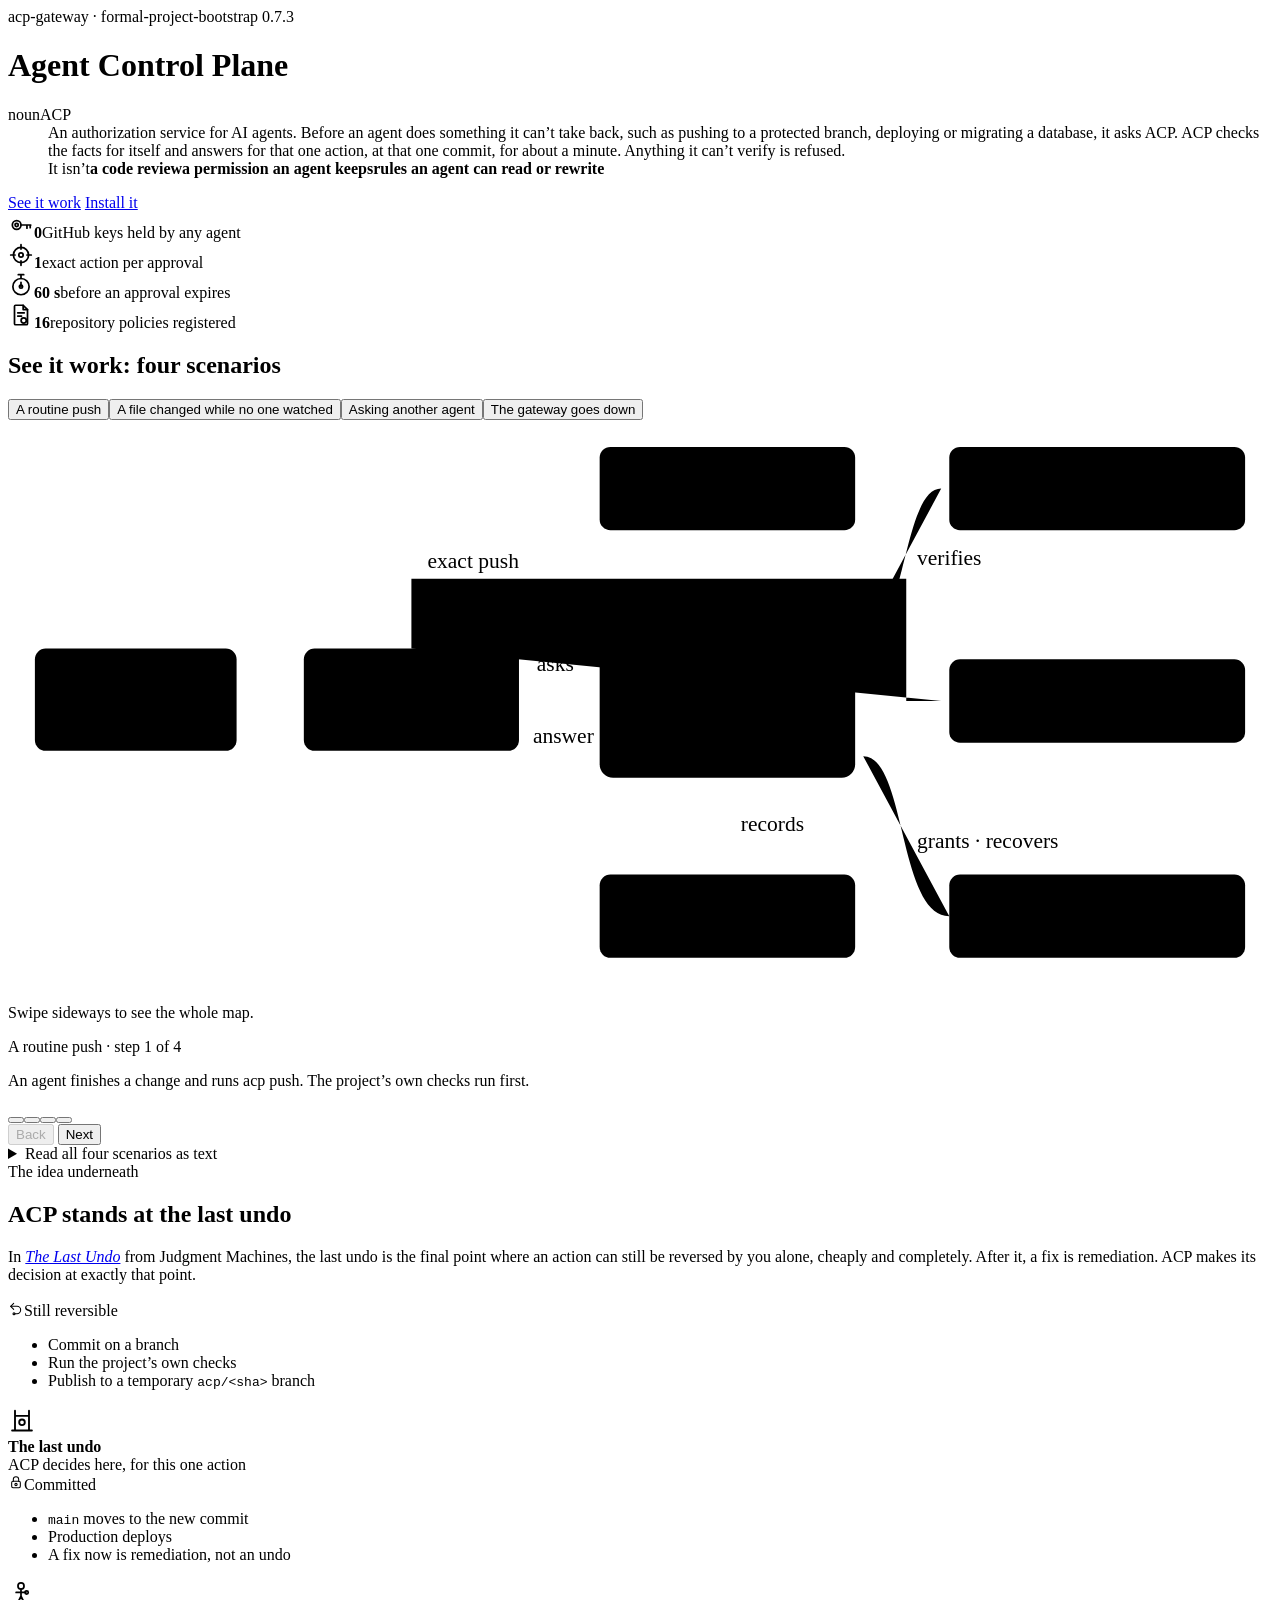
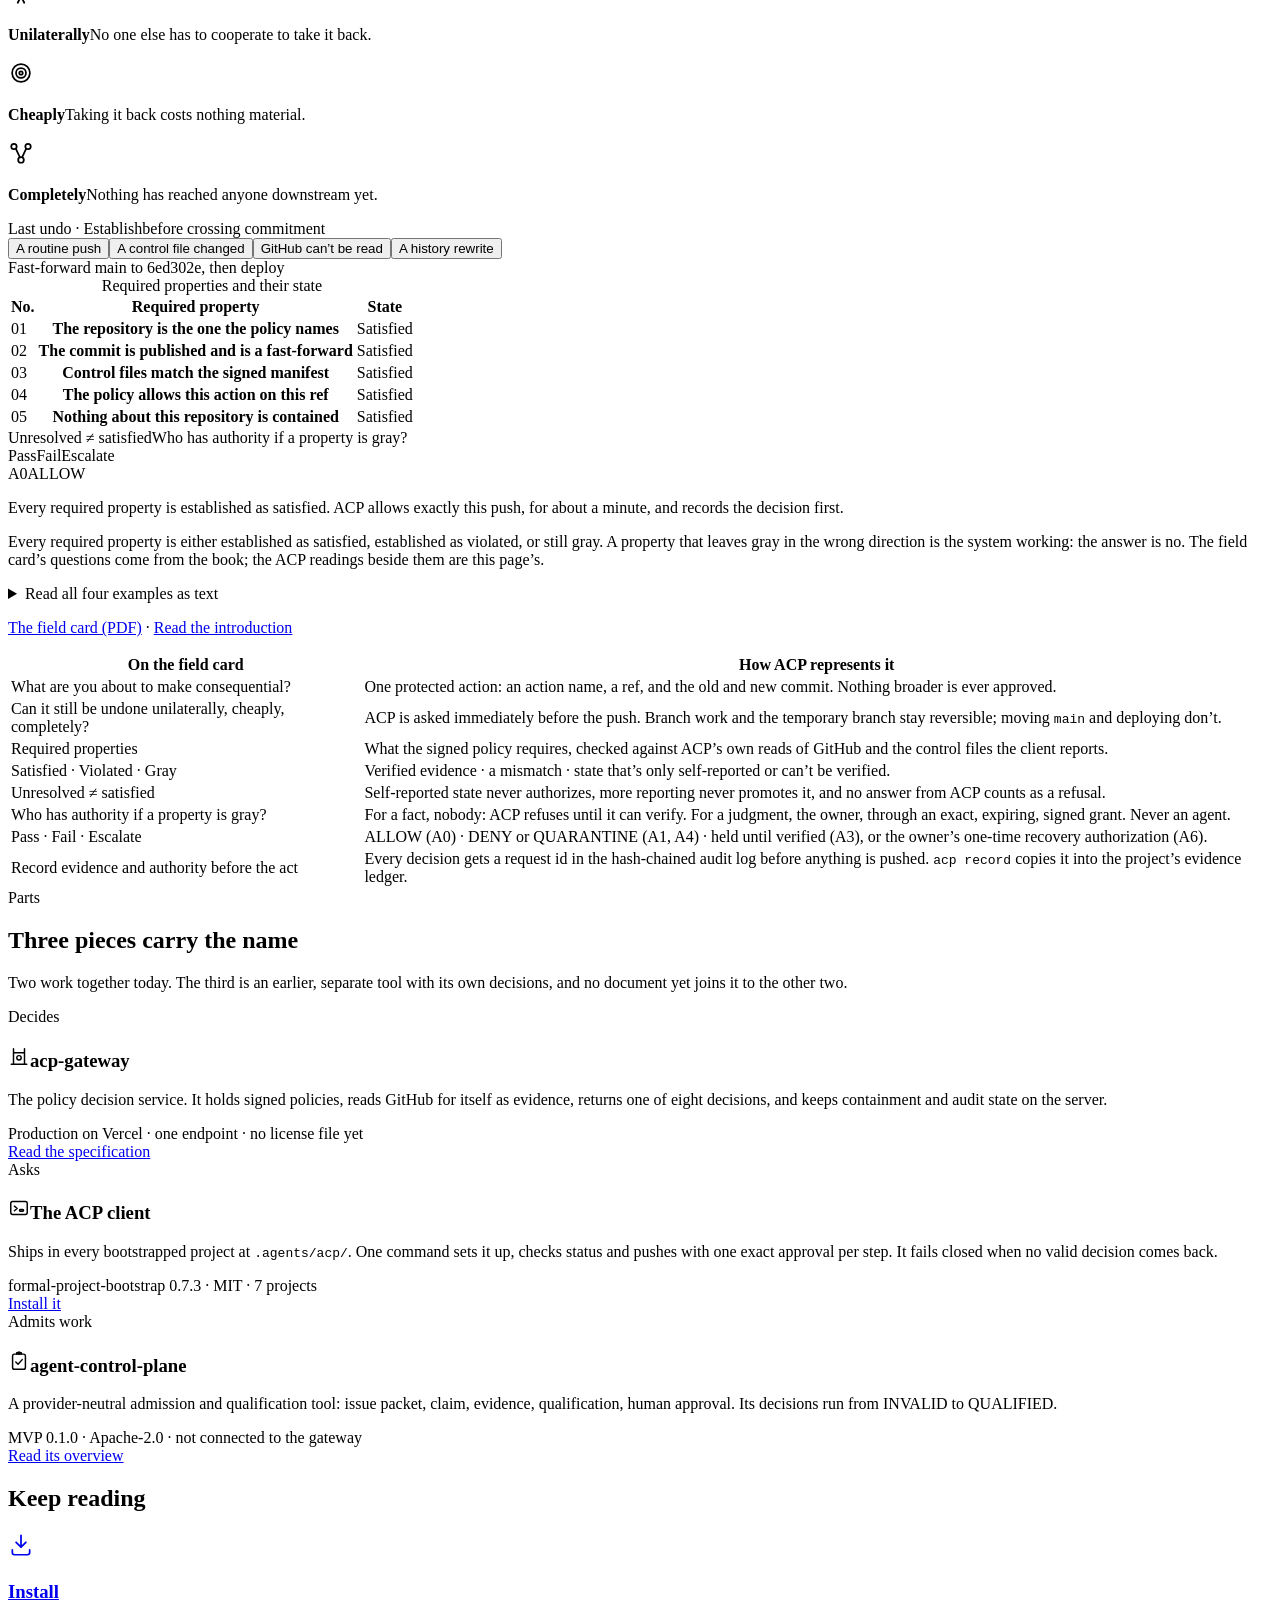
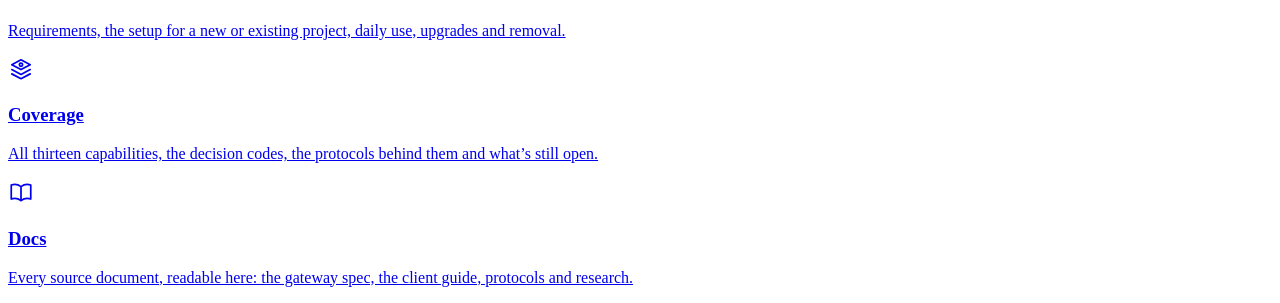
<file: site/src/index.html>
<!doctype html>
<html lang="en">
<head>
<!--HEAD-->
</head>
<body class="home">
<!--HEADER-->
<main id="main">
<div class="wrap">
  <header class="hero">
    <div>
      <div class="eyebrow">acp-gateway · formal-project-bootstrap 0.7.3</div>
      <h1>Agent Control Plane</h1>
      <dl class="def">
        <dt><span class="pos">noun</span><span class="abbr">ACP</span></dt>
        <dd class="sense">An authorization service for AI agents. Before an agent does something it can’t take back, such as pushing to a protected branch, deploying or migrating a database, it asks ACP. ACP checks the facts for itself and answers for that one action, at that one commit, for about a minute. Anything it can’t verify is refused.</dd>
        <dd class="not"><span>It isn’t</span><b>a code review</b><b>a permission an agent keeps</b><b>rules an agent can read or rewrite</b></dd>
      </dl>
      <div class="actions">
        <a class="btn" href="#see">See it work</a>
        <a class="btn ghost" href="install.html">Install it</a>
      </div>
    </div>
    <div class="facts" aria-label="ACP at a glance">
      <div class="fact"><span data-i="KeyRound" data-size="26"></span><b>0</b><span>GitHub keys held by any agent</span></div>
      <div class="fact"><span data-i="Fingerprint" data-size="26"></span><b>1</b><span>exact action per approval</span></div>
      <div class="fact"><span data-i="Hourglass" data-size="26"></span><b>60 s</b><span>before an approval expires</span></div>
      <div class="fact"><span data-i="FileSignature" data-size="26"></span><b>16</b><span>repository policies registered</span></div>
    </div>
  </header>

<div class="see" id="see" aria-labelledby="see-h">
    <h2 class="see-h" id="see-h">See it work: four scenarios</h2>
    <div class="tabs" role="tablist" aria-label="Scenarios" id="tabs"></div>
    <div class="mapgrid">
      <div class="mapview">
        <svg class="map" viewBox="0 0 940 420" role="img" aria-labelledby="map-title map-desc">
          <title id="map-title">How an agent, the ACP client, the gateway, its signed policy, GitHub, the audit log and the owner connect</title>
          <desc id="map-desc">An agent asks the ACP client, which asks the gateway for one exact action. The gateway loads the signed policy, reads GitHub itself to verify, answers, and records the decision in the audit log. Only an allowed push reaches main or production. The owner can grant exceptions and approve recovery.</desc>
          <defs>
            <marker id="ah" viewBox="0 0 10 10" refX="9" refY="5" markerWidth="7" markerHeight="7" orient="auto-start-reverse"><path d="M0 0 L10 5 L0 10 z" fill="var(--rule)"/></marker>
            <marker id="ah-on" viewBox="0 0 10 10" refX="9" refY="5" markerWidth="7" markerHeight="7" orient="auto-start-reverse"><path d="M0 0 L10 5 L0 10 z" fill="var(--accent)"/></marker>
            <marker id="ah-cut" viewBox="0 0 10 10" refX="9" refY="5" markerWidth="7" markerHeight="7" orient="auto-start-reverse"><path d="M0 0 L10 5 L0 10 z" fill="var(--deny)"/></marker>
          </defs>

          <path class="edge" data-e="ask" d="M170 208 L214 208"/>
          <path class="edge" data-e="auth" d="M380 196 L434 196"/>
          <path class="edge" data-e="decision" d="M440 222 L386 222"/>
          <path class="edge" data-e="policy" d="M535 84 L535 144"/>
          <path class="edge" data-e="verify" d="M630 170 C 668 170, 664 51, 694 51"/>
          <path class="edge" data-e="push" d="M300 170 L300 118 L668 118 L668 209 L694 209"/>
          <path class="edge" data-e="record" d="M535 266 L535 332"/>
          <path class="edge" data-e="owner" d="M700 369 C 662 369, 668 250, 636 250"/>

          <text class="el" data-l="auth" x="407" y="187" text-anchor="middle">asks</text>
          <text class="el" data-l="decision" x="413" y="240" text-anchor="middle">answer</text>
          <text class="el" data-l="policy" x="545" y="138">loads</text>
          <text class="el" data-l="verify" x="676" y="108">verifies</text>
          <text class="el" data-l="push" x="312" y="110">exact push</text>
          <text class="el" data-l="record" x="545" y="306">records</text>
          <text class="el" data-l="owner" x="676" y="318">grants · recovers</text>

          <g class="node" data-n="agent"><rect x="20" y="170" width="150" height="76" rx="8"/><text class="nt" x="36" y="202" id="agent-t">Any agent</text><text class="ns" x="36" y="224">any model or tool</text><g class="ic" data-i="Bot" transform="translate(146 182) scale(0.9)"></g></g>
          <g class="node" data-n="client"><rect x="220" y="170" width="160" height="76" rx="8"/><text class="nt" x="236" y="202">ACP client</text><text class="ns" x="236" y="224">.agents/acp</text><g class="ic" data-i="Terminal" transform="translate(354 182) scale(0.9)"></g></g>
          <g class="node gw" data-n="gateway"><rect x="440" y="150" width="190" height="116" rx="10"/><text class="nt big" x="458" y="190">ACP gateway</text><text class="ns" x="458" y="214">decides · contains</text><text class="ns" x="458" y="232">verifies · records</text><text class="off" x="458" y="254">offline</text><g class="ic" data-i="ShieldCheck" transform="translate(600 162) scale(1)"></g></g>
          <g class="node" data-n="policy"><rect x="440" y="20" width="190" height="62" rx="8"/><text class="nt" x="456" y="46">Signed policy</text><text class="ns" x="456" y="66">server-side, never sent</text><g class="ic" data-i="FileSignature" transform="translate(604 32) scale(0.9)"></g></g>
          <g class="node" data-n="audit"><rect x="440" y="338" width="190" height="62" rx="8"/><text class="nt" x="456" y="364">Audit log</text><text class="ns" x="456" y="384">append-only, hash-chained</text><g class="ic" data-i="ScrollText" transform="translate(604 350) scale(0.9)"></g></g>
          <g class="node" data-n="github"><rect x="700" y="20" width="220" height="62" rx="8"/><text class="nt" x="716" y="46">GitHub, read by ACP</text><text class="ns" x="716" y="66">the evidence it checks</text><g class="ic" data-i="ScanSearch" transform="translate(894 32) scale(0.9)"></g></g>
          <g class="node" data-n="boundary"><rect x="700" y="178" width="220" height="62" rx="8"/><text class="nt" x="716" y="204">main · production</text><text class="ns" x="716" y="224">what’s protected</text><g class="ic" data-i="Lock" transform="translate(894 190) scale(0.9)"></g></g>
          <g class="node" data-n="owner"><rect x="700" y="338" width="220" height="62" rx="8"/><text class="nt" x="716" y="364">The owner</text><text class="ns" x="716" y="384">grants · recovery</text><g class="ic" data-i="UserRound" transform="translate(894 350) scale(0.9)"></g></g>
        </svg>
        <p class="hint">Swipe sideways to see the whole map.</p>
      </div>
      <div class="panel" id="scenario-panel" role="tabpanel" aria-labelledby="tab-0">
        <div class="pl"><div class="stepno" id="stepno"></div><p class="cap" id="cap" aria-live="polite"></p></div>
        <div class="pr"><div id="verdict"></div>
        <div class="stepnav">
          <div class="dots" id="dots"></div>
          <div class="navbtns">
            <button class="close" type="button" id="prev">Back</button>
            <button class="btn" type="button" id="next">Next</button>
          </div>
        </div></div>
      </div>
    </div>
    <details class="transcript" id="transcript" open>
      <summary>Read all four scenarios as text</summary>
      <div id="transcript-body"></div>
    </details>
  </div>
</div>

<section id="undo">
  <div class="wrap">
    <div class="head">
      <div class="eyebrow">The idea underneath</div>
      <h2>ACP stands at the last undo</h2>
      <p>In <a href="https://judgmentmachines.com/books/the-last-undo/read" target="_blank" rel="noopener"><i>The Last Undo</i></a> from Judgment Machines, the last undo is the final point where an action can still be reversed by you alone, cheaply and completely. After it, a fix is remediation. ACP makes its decision at exactly that point.</p>
    </div>

    <div class="undo-line" aria-label="Where ACP decides">
      <div class="zone rev">
        <div class="eyebrow"><span data-i="Undo2" data-size="16"></span>Still reversible</div>
        <ul><li>Commit on a branch</li><li>Run the project’s own checks</li><li>Publish to a temporary <code>acp/&lt;sha&gt;</code> branch</li></ul>
      </div>
      <div class="gate">
        <span data-i="ShieldCheck" data-size="28"></span>
        <div><b>The last undo</b><br><span>ACP decides here, for this one action</span></div>
      </div>
      <div class="zone com">
        <div class="eyebrow"><span data-i="Lock" data-size="16"></span>Committed</div>
        <ul><li><code>main</code> moves to the new commit</li><li>Production deploys</li><li>A fix now is remediation, not an undo</li></ul>
      </div>
    </div>
    <div class="three">
      <div><span data-i="Hand" data-size="26"></span><p><b>Unilaterally</b><span>No one else has to cooperate to take it back.</span></p></div>
      <div><span data-i="Coins" data-size="26"></span><p><b>Cheaply</b><span>Taking it back costs nothing material.</span></p></div>
      <div><span data-i="Waypoints" data-size="26"></span><p><b>Completely</b><span>Nothing has reached anyone downstream yet.</span></p></div>
    </div>

    <div class="establish">
      <div class="fieldcard" aria-label="The Establish side of the field card, filled in for an ACP push">
        <div class="fc-top"><span>Last undo · Establish</span><span>before crossing commitment</span></div>
        <div class="fc-presets" role="group" aria-label="Examples" id="fc-presets"></div>
        <div class="commit" id="fc-commit"></div>
        <table class="props"><caption class="sr-only" id="fc-caption">Required properties and their state</caption><thead class="sr-only"><tr><th scope="col">No.</th><th scope="col">Required property</th><th scope="col">State</th></tr></thead><tbody id="fc-props"></tbody></table>
        <div class="fc-rule"><span>Unresolved ≠ satisfied</span><span>Who has authority if a property is gray?</span></div>
        <div class="verdicts" id="fc-verdicts"><span data-v="pass">Pass</span><span data-v="fail">Fail</span><span data-v="escalate">Escalate</span></div>
      </div>
      <div class="outcome">
        <div class="result" aria-live="polite"><div id="fc-chip"></div><p id="fc-text"></p></div>
        <p class="src-line">Every required property is either established as satisfied, established as violated, or still gray. A property that leaves gray in the wrong direction is the system working: the answer is no. The field card’s questions come from the book; the ACP readings beside them are this page’s.</p>
        <details class="transcript" id="fc-transcript" open>
          <summary>Read all four examples as text</summary>
          <div id="fc-transcript-body"></div>
        </details>
        <p class="src-line"><a href="https://judgmentmachines.com/assets/last-undo-field-card-v1.0.0.pdf" target="_blank" rel="noopener">The field card (PDF)</a> · <a href="https://judgmentmachines.com/books/the-last-undo/read" target="_blank" rel="noopener">Read the introduction</a></p>
      </div>
    </div>

    <div class="mapping">
      <div class="twrap">
        <table>
          <thead><tr><th>On the field card</th><th>How ACP represents it</th></tr></thead>
          <tbody>
            <tr><td>What are you about to make consequential?</td><td>One protected action: an action name, a ref, and the old and new commit. Nothing broader is ever approved.</td></tr>
            <tr><td>Can it still be undone unilaterally, cheaply, completely?</td><td>ACP is asked immediately before the push. Branch work and the temporary branch stay reversible; moving <code>main</code> and deploying don’t.</td></tr>
            <tr><td>Required properties</td><td>What the signed policy requires, checked against ACP’s own reads of GitHub and the control files the client reports.</td></tr>
            <tr><td>Satisfied · Violated · Gray</td><td>Verified evidence · a mismatch · state that’s only self-reported or can’t be verified.</td></tr>
            <tr><td>Unresolved ≠ satisfied</td><td>Self-reported state never authorizes, more reporting never promotes it, and no answer from ACP counts as a refusal.</td></tr>
            <tr><td>Who has authority if a property is gray?</td><td>For a fact, nobody: ACP refuses until it can verify. For a judgment, the owner, through an exact, expiring, signed grant. Never an agent.</td></tr>
            <tr><td>Pass · Fail · Escalate</td><td>ALLOW (A0) · DENY or QUARANTINE (A1, A4) · held until verified (A3), or the owner’s one-time recovery authorization (A6).</td></tr>
            <tr><td>Record evidence and authority before the act</td><td>Every decision gets a request id in the hash-chained audit log before anything is pushed. <code>acp record</code> copies it into the project’s evidence ledger.</td></tr>
          </tbody>
        </table>
      </div>
    </div>
  </div>
</section>

<section>
  <div class="wrap">
    <div class="head">
      <div class="eyebrow">Parts</div>
      <h2>Three pieces carry the name</h2>
      <p>Two work together today. The third is an earlier, separate tool with its own decisions, and no document yet joins it to the other two.</p>
    </div>
    <div class="parts">
      <div class="part">
        <div class="eyebrow">Decides</div>
        <h3><span data-i="ShieldCheck" data-size="22"></span>acp-gateway</h3>
        <p>The policy decision service. It holds signed policies, reads GitHub for itself as evidence, returns one of eight decisions, and keeps containment and audit state on the server.</p>
        <div class="meta">Production on Vercel · one endpoint · no license file yet</div>
        <a class="ref" href="docs/gateway.html">Read the specification</a>
      </div>
      <div class="part">
        <div class="eyebrow">Asks</div>
        <h3><span data-i="Terminal" data-size="22"></span>The ACP client</h3>
        <p>Ships in every bootstrapped project at <code>.agents/acp/</code>. One command sets it up, checks status and pushes with one exact approval per step. It fails closed when no valid decision comes back.</p>
        <div class="meta">formal-project-bootstrap 0.7.3 · MIT · 7 projects</div>
        <a class="ref" href="install.html">Install it</a>
      </div>
      <div class="part">
        <div class="eyebrow">Admits work</div>
        <h3><span data-i="ClipboardCheck" data-size="22"></span>agent-control-plane</h3>
        <p>A provider-neutral admission and qualification tool: issue packet, claim, evidence, qualification, human approval. Its decisions run from INVALID to QUALIFIED.</p>
        <div class="meta">MVP 0.1.0 · Apache-2.0 · not connected to the gateway</div>
        <a class="ref" href="docs/acpr.html">Read its overview</a>
      </div>
    </div>
  </div>
</section>

<section aria-labelledby="next-h">
  <div class="wrap">
    <h2 class="sr-only" id="next-h">Keep reading</h2>
    <div class="next-pages">
      <a class="next-page" href="install.html"><span data-i="Download" data-size="26"></span><h3>Install</h3><p>Requirements, the setup for a new or existing project, daily use, upgrades and removal.</p></a>
      <a class="next-page" href="coverage.html"><span data-i="Layers" data-size="26"></span><h3>Coverage</h3><p>All thirteen capabilities, the decision codes, the protocols behind them and what’s still open.</p></a>
      <a class="next-page" href="docs.html"><span data-i="BookOpen" data-size="26"></span><h3>Docs</h3><p>Every source document, readable here: the gateway spec, the client guide, protocols and research.</p></a>
    </div>
  </div>
</section>
</main>
<!--FOOTER-->
<script src="site.js"></script>
<script>
// Scenarios on the map. Each step lights the nodes and edges involved; `cut` marks a path ACP refused.
const SCENARIOS = [
  { name: "A routine push", steps: [
    { n: ["agent", "client"], e: ["ask"], t: "An agent finishes a change and runs acp push. The project’s own checks run first." },
    { n: ["client", "gateway", "policy"], e: ["auth", "policy"], t: "The client asks for one exact action: move main from cbb9483 to 6ed302e." },
    { n: ["gateway", "github"], e: ["verify"], t: "ACP reads GitHub itself. The commit is published, it’s a fast-forward, and the control files match the policy." },
    { n: ["gateway", "client", "boundary", "audit"], e: ["decision", "push", "record"], v: ["A0", "ALLOW", "allow"], receipt: true,
      t: "Allowed for that ref and that commit, for about a minute. The push lands and the decision is recorded." }
  ] },
  { name: "A file changed while no one watched", steps: [
    { n: ["agent", "client"], e: ["ask"], t: "An agent starts a session. Before anything else, the client reports the control files it sees." },
    { n: ["client", "gateway", "policy"], e: ["auth", "policy"], t: "ACP compares them with the signed manifest. AGENTS.md changed, and nobody approved the change." },
    { n: ["gateway", "client", "audit"], e: ["decision", "record"], cut: ["push"], v: ["A4", "QUARANTINE", "deny"],
      t: "The repository is contained. Every protected action that asks ACP is refused, whichever agent or tool asks." },
    { n: ["owner", "gateway", "github"], e: ["owner", "verify"], v: ["A6", "RECOVERY_AUTHORIZED", "allow"],
      t: "Only the owner can approve one exact way back. ACP checks the result itself before trust returns." }
  ] },
  { name: "Asking another agent", steps: [
    { n: ["agent", "client", "gateway"], e: ["ask", "auth", "decision"], cut: ["push"], v: ["A1", "DENY", "deny"], t: "An agent asks to force-push main and is refused." },
    { n: ["agent", "client", "gateway"], e: ["auth"], other: true, t: "It hands the job to a second agent, a script or CI." },
    { n: ["gateway", "client", "audit"], e: ["decision", "record"], cut: ["push"], other: true, v: ["A1", "DENY", "deny"],
      t: "Same request, same answer. The repeat is recorded as delegation after a denial." },
    { n: ["boundary"], e: [], cut: ["push"], other: true, t: "main never moves. The refusal follows the action, not whoever asks for it." }
  ] },
  { name: "The gateway goes down", steps: [
    { n: ["agent", "client", "gateway"], e: ["auth"], down: true, t: "On 2026-11-03 a bad redeploy took the production gateway offline." },
    { n: ["client"], e: [], down: true, cut: ["push"], v: ["A1", "GATEWAY_UNAVAILABLE", "deny"],
      t: "With no valid decision, every client refused pushes, merges and deploys on its own." },
    { n: ["agent", "client"], e: ["ask"], down: true, t: "Local work carried on: edits, tests and commits on isolated branches." },
    { n: ["owner", "gateway", "policy"], e: ["owner", "policy"], t: "The gateway was rolled back and decisions resumed. Every governed repository had failed closed in the meantime." }
  ] }
];

let scenario = 0, step = 0;
const map = document.querySelector(".map");

function showStep() {
  const sc = SCENARIOS[scenario], s = sc.steps[step];
  map.querySelectorAll(".node").forEach(g => {
    g.classList.toggle("on", s.n.includes(g.dataset.n));
    g.classList.toggle("down", g.dataset.n === "gateway" && !!s.down);
  });
  map.querySelectorAll(".edge").forEach(p => {
    p.classList.toggle("on", s.e.includes(p.dataset.e));
    p.classList.toggle("cut", (s.cut || []).includes(p.dataset.e));
  });
  map.querySelectorAll(".el").forEach(l => {
    l.classList.toggle("on", s.e.includes(l.dataset.l));
    l.classList.toggle("cut", (s.cut || []).includes(l.dataset.l));
  });
  document.getElementById("agent-t").textContent = s.other ? "Another agent" : "Any agent";
  $("#stepno").textContent = `${sc.name} · step ${step + 1} of ${sc.steps.length}`;
  $("#cap").textContent = s.t;
  $("#verdict").innerHTML = (s.v ? `<span class="verdict" style="--tone: var(--${s.v[2]})"><span>${s.v[0]}</span><span>${s.v[1]}</span></span>` : "") +
    (s.receipt ? `<div class="receipt"><dl><dt>action</dt><dd>git.protected_ref.update</dd><dt>revision</dt><dd>cbb9483 → 6ed302e</dd><dt>reason</dt><dd>VERIFIED_AND_PERMITTED</dd><dt>request</dt><dd>1e7fabb26a06997f</dd><dt>deploy</dt><dd>ALLOW · a7625cfef8abc472</dd></dl></div>` : "");
  $("#dots").innerHTML = sc.steps.map((_, i) => `<button type="button" aria-label="Step ${i + 1}" ${i === step ? 'aria-current="step"' : ""} data-step="${i}"></button>`).join("");
  $("#prev").disabled = step === 0;
  $("#next").textContent = step === sc.steps.length - 1 ? (scenario < SCENARIOS.length - 1 ? "Next scenario" : "Start over") : "Next";
  document.querySelectorAll(".tab").forEach((t, i) => { t.setAttribute("aria-selected", String(i === scenario)); t.tabIndex = i === scenario ? 0 : -1; });
  $("#scenario-panel").setAttribute("aria-labelledby", "tab-" + scenario);
  // When the map is wider than the screen, bring the step's nodes into view.
  const view = document.querySelector(".mapview");
  if (view.scrollWidth > view.clientWidth + 4) {
    const lit = [...map.querySelectorAll(".node.on rect")].map(r => r.getBoundingClientRect());
    if (lit.length) {
      const left = Math.min(...lit.map(r => r.left)), right = Math.max(...lit.map(r => r.right));
      const box = view.getBoundingClientRect();
      const target = view.scrollLeft + (left + right) / 2 - (box.left + box.width / 2);
      try { view.scrollTo({ left: target, behavior: matchMedia("(prefers-reduced-motion: reduce)").matches ? "auto" : "smooth" }); } catch (e) { view.scrollLeft = target; }
    }
  }
}

$("#tabs").innerHTML = SCENARIOS.map((sc, i) => `<button class="tab" type="button" role="tab" id="tab-${i}" aria-controls="scenario-panel" data-scenario="${i}">${esc(sc.name)}</button>`).join("");
function pickScenario(i, focus) { scenario = (i + SCENARIOS.length) % SCENARIOS.length; step = 0; showStep(); if (focus) $("#tab-" + scenario).focus(); }
$("#tabs").addEventListener("click", e => { const b = e.target.closest("[data-scenario]"); if (b) pickScenario(+b.dataset.scenario); });
// Arrow keys move between tabs, Home and End jump to the ends.
$("#tabs").addEventListener("keydown", e => {
  const k = { ArrowRight: 1, ArrowDown: 1, ArrowLeft: -1, ArrowUp: -1 }[e.key];
  if (k) { e.preventDefault(); pickScenario(scenario + k, true); }
  else if (e.key === "Home") { e.preventDefault(); pickScenario(0, true); }
  else if (e.key === "End") { e.preventDefault(); pickScenario(SCENARIOS.length - 1, true); }
});
$("#dots").addEventListener("click", e => { const b = e.target.closest("[data-step]"); if (b) { step = +b.dataset.step; showStep(); } });
$("#prev").addEventListener("click", () => { if (step > 0) { step--; showStep(); } });
$("#next").addEventListener("click", () => {
  if (step < SCENARIOS[scenario].steps.length - 1) step++;
  else { scenario = (scenario + 1) % SCENARIOS.length; step = 0; }
  showStep();
});
showStep();

// The same scenarios as text: for screen readers, for reading without the map, and for pages without script.
const VTEXT = v => v ? ` <b class="vt" style="--tone: var(--${v[2]})">${v[0]} ${v[1]}</b>` : "";
$("#transcript-body").innerHTML = SCENARIOS.map(sc => `<section><h3>${esc(sc.name)}</h3><ol>${sc.steps.map(s => `<li>${esc(s.t)}${VTEXT(s.v)}</li>`).join("")}</ol></section>`).join("");
if (!PRERENDER) $("#transcript").open = false;

// The Establish side of the field card, with four worked examples.
const PRESETS = [
  { name: "A routine push", commit: "Fast-forward main to 6ed302e, then deploy", verdict: "pass", chip: ["A0", "ALLOW", "allow"],
    text: "Every required property is established as satisfied. ACP allows exactly this push, for about a minute, and records the decision first.",
    props: [["The repository is the one the policy names", "sat"], ["The commit is published and is a fast-forward", "sat"], ["Control files match the signed manifest", "sat"], ["The policy allows this action on this ref", "sat"], ["Nothing about this repository is contained", "sat"]] },
  { name: "A control file changed", commit: "Fast-forward main to 6ed302e, then deploy", verdict: "fail", chip: ["A4", "QUARANTINE", "deny"],
    text: "One property is established as violated. Resolving it isn’t approving it: the answer is no, and the repository stays contained until the owner recovers it.",
    props: [["The repository is the one the policy names", "sat"], ["The commit is published and is a fast-forward", "sat"], ["Control files match the signed manifest", "vio"], ["The policy allows this action on this ref", "sat"], ["Nothing about this repository is contained", "sat"]] },
  { name: "GitHub can’t be read", commit: "Fast-forward main to 6ed302e, then deploy", verdict: "escalate", chip: ["A3", "REVERIFY_REQUIRED", "contain"],
    text: "Three facts are gray, and no one can decide a fact into existence. ACP holds the push until it can verify again, and the gap goes to the operator as a blocker.",
    props: [["The repository is the one the policy names", "gray"], ["The commit is published and is a fast-forward", "gray"], ["Control files match the signed manifest", "gray"], ["The policy allows this action on this ref", "sat"], ["Nothing about this repository is contained", "sat"]] },
  { name: "A history rewrite", commit: "Rewrite main from bad0001 back to good002", verdict: "escalate", chip: ["A6", "RECOVERY_AUTHORIZED", "allow"],
    text: "Whether to rewrite history is a judgment, so it goes to the owner. Their grant names this ref and these two commits, works once, and expires.",
    props: [["The repository is the one the policy names", "sat"], ["main is still at bad0001", "sat"], ["Control files match the signed manifest", "sat"], ["The owner has authorized this exact rewrite", "gray"], ["Nothing else is waiting on this ref", "sat"]] }
];
const STATE = { sat: "Satisfied", vio: "Violated", gray: "Gray" };
const TONE = { pass: "allow", fail: "deny", escalate: "contain" };
function showPreset(i) {
  const p = PRESETS[i];
  $("#fc-presets").querySelectorAll("button").forEach((b, k) => b.setAttribute("aria-pressed", String(k === i)));
  $("#fc-commit").textContent = p.commit;
  $("#fc-props").innerHTML = p.props.map(([t, s], k) => `<tr><td>0${k + 1}</td><th scope="row">${esc(t)}</th><td><span class="st ${s}">${STATE[s]}</span></td></tr>`).join("");
  $("#fc-verdicts").querySelectorAll("span").forEach(s => { s.classList.toggle("on", s.dataset.v === p.verdict); s.style.setProperty("--tone", `var(--${TONE[s.dataset.v]})`); });
  $("#fc-chip").innerHTML = `<span class="verdict" style="--tone: var(--${p.chip[2]})"><span>${p.chip[0]}</span><span>${p.chip[1]}</span></span>`;
  $("#fc-text").textContent = p.text;
}
$("#fc-presets").innerHTML = PRESETS.map((p, i) => `<button type="button" data-preset="${i}" aria-pressed="false">${esc(p.name)}</button>`).join("");
$("#fc-presets").addEventListener("click", e => { const b = e.target.closest("[data-preset]"); if (b) showPreset(+b.dataset.preset); });
showPreset(0);
$("#fc-transcript-body").innerHTML = PRESETS.map(p => `<section><h3>${esc(p.name)}</h3><p class="fc-c">${esc(p.commit)}</p><ul>${p.props.map(([t, st]) => `<li>${esc(t)}: <b class="st ${st}">${STATE[st]}</b></li>`).join("")}</ul><p><b class="vt" style="--tone: var(--${p.chip[2]})">${p.verdict.toUpperCase()} · ${p.chip[0]} ${p.chip[1]}</b> ${esc(p.text)}</p></section>`).join("");
if (!PRERENDER) $("#fc-transcript").open = false;
paintIcons();
</script>
</body>
</html>
</file>
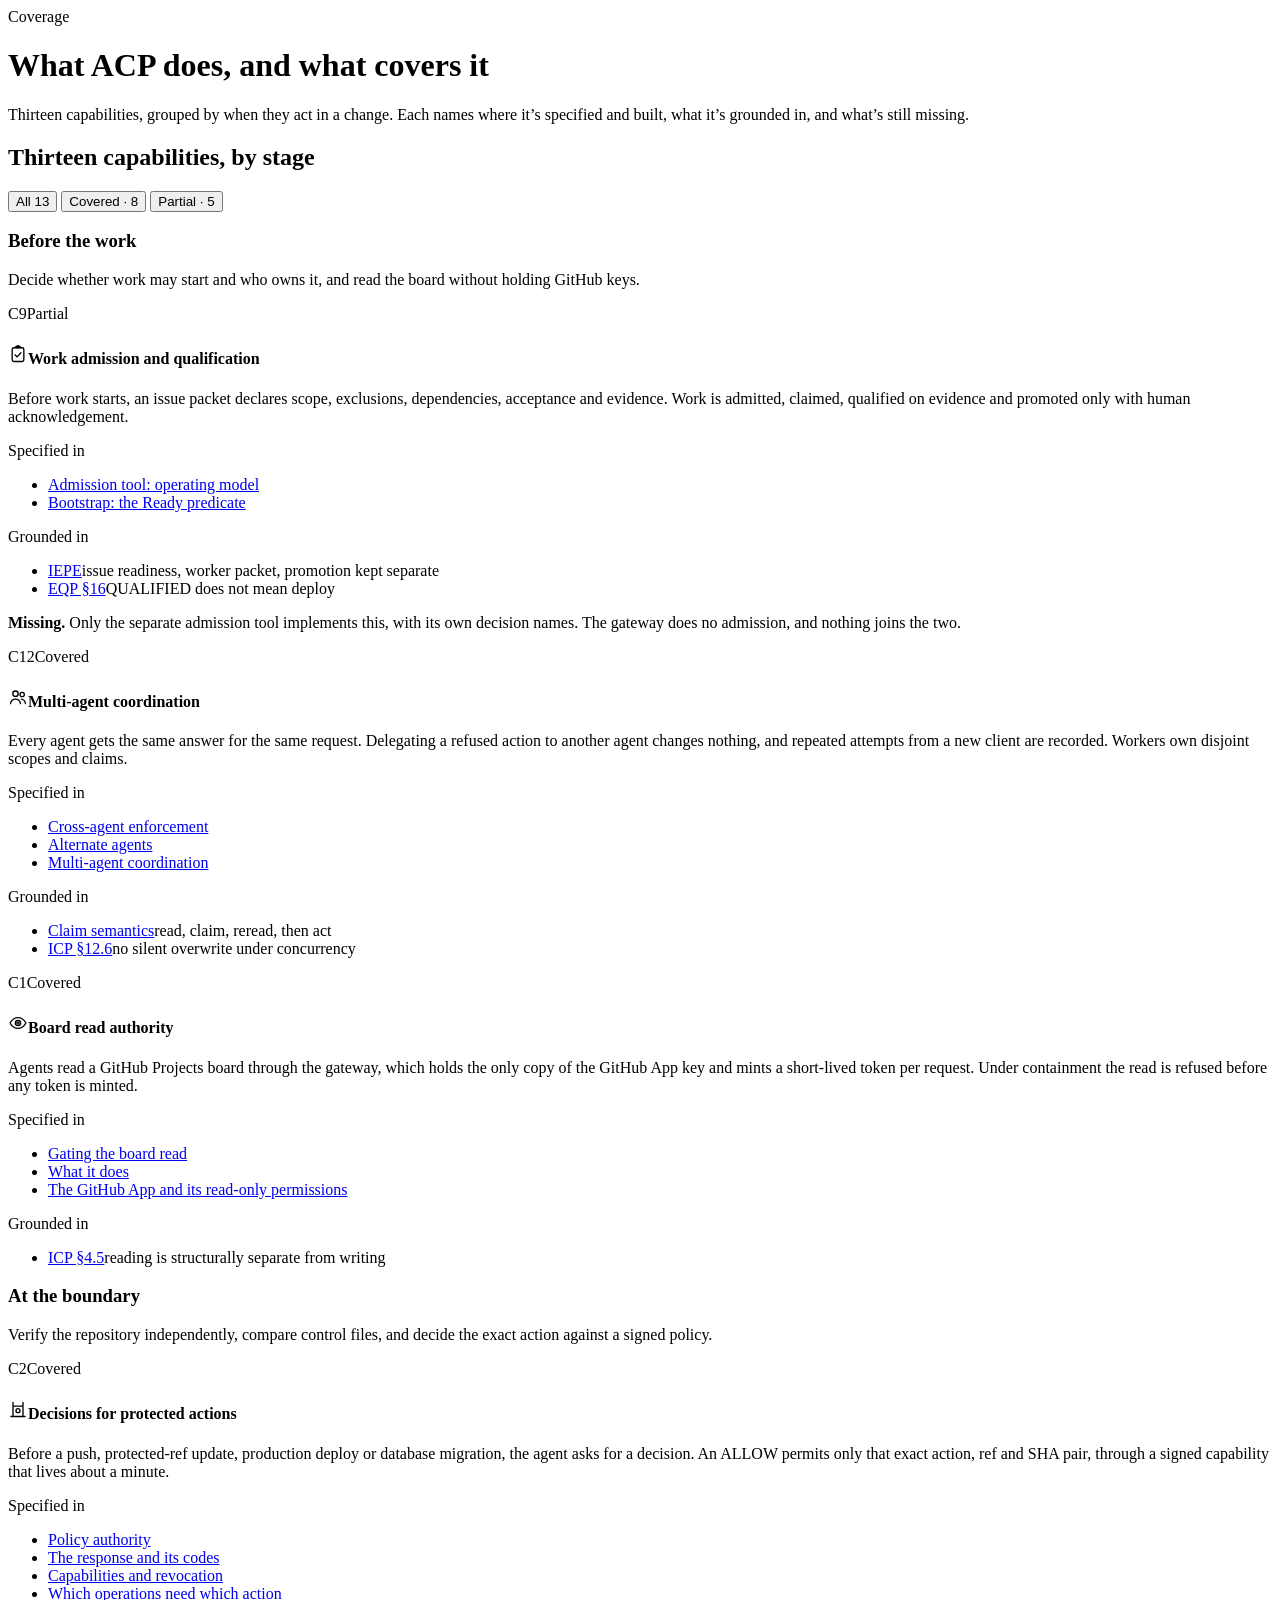
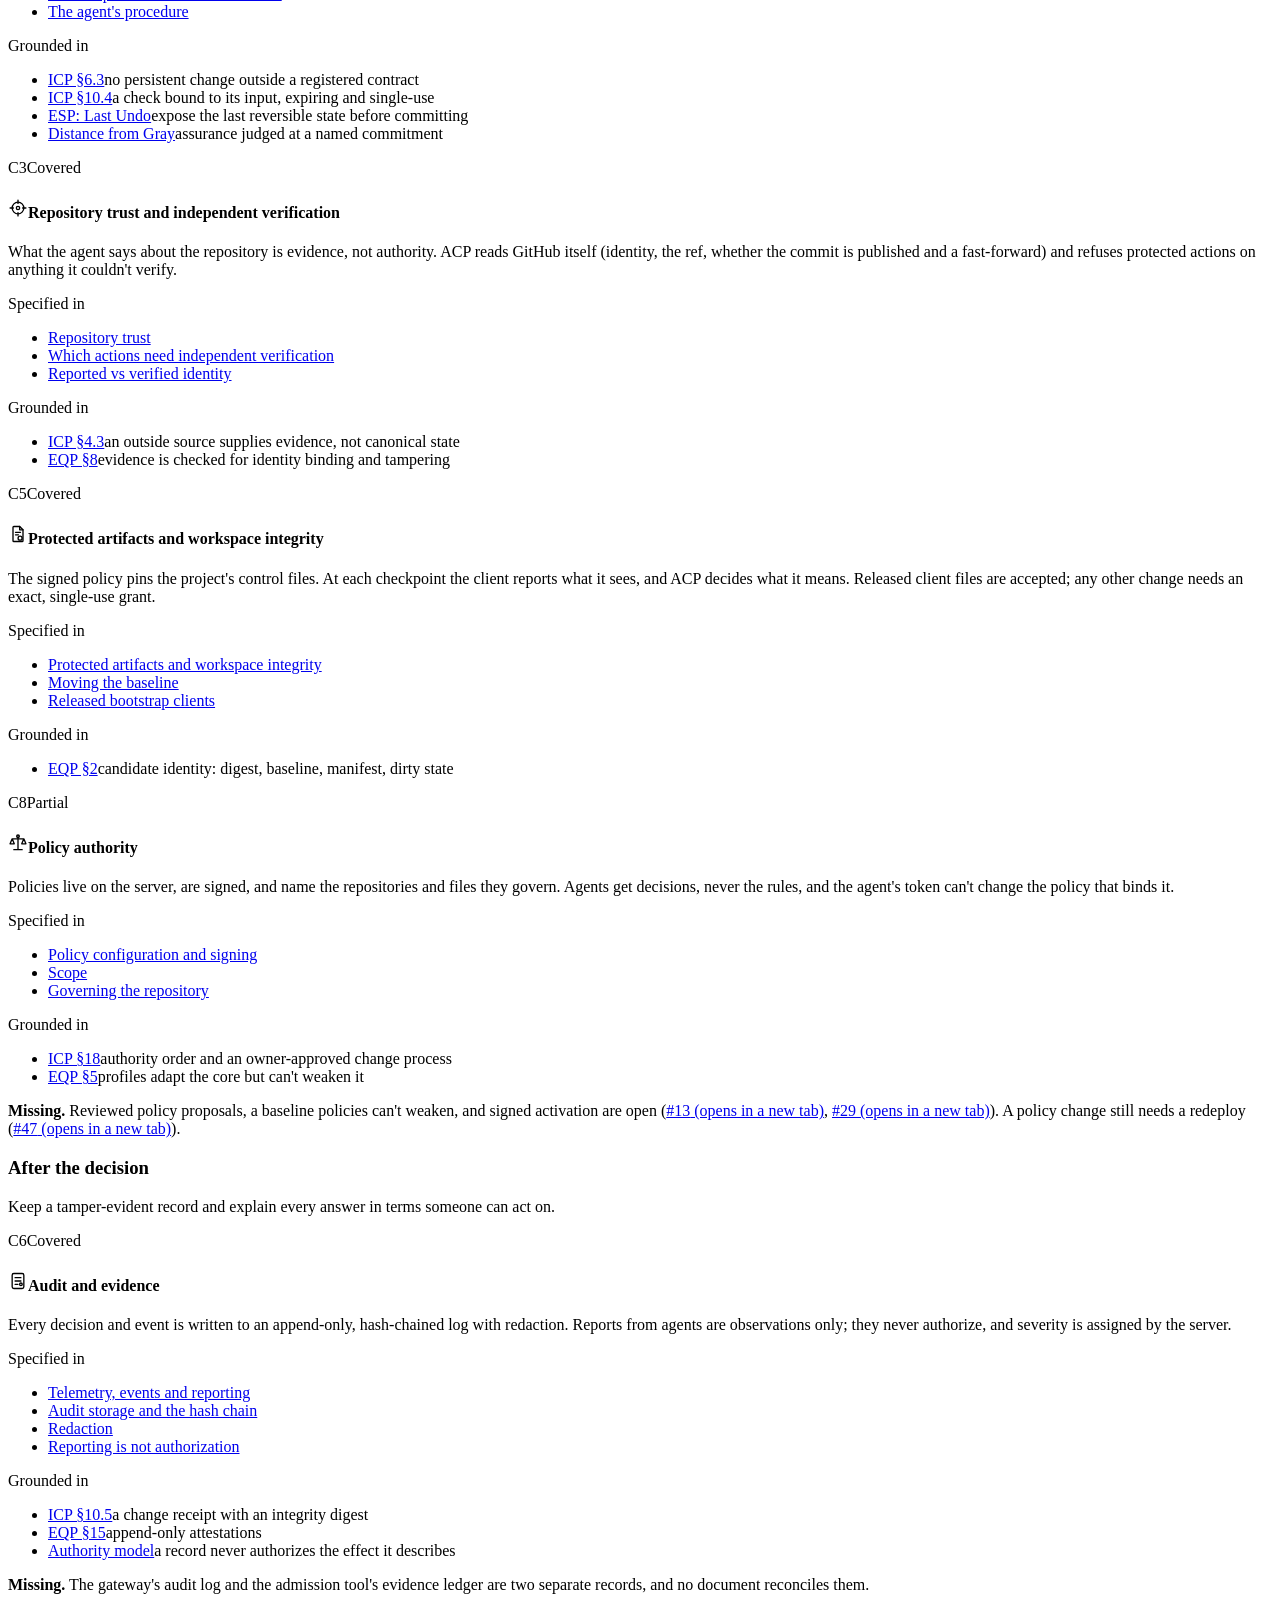
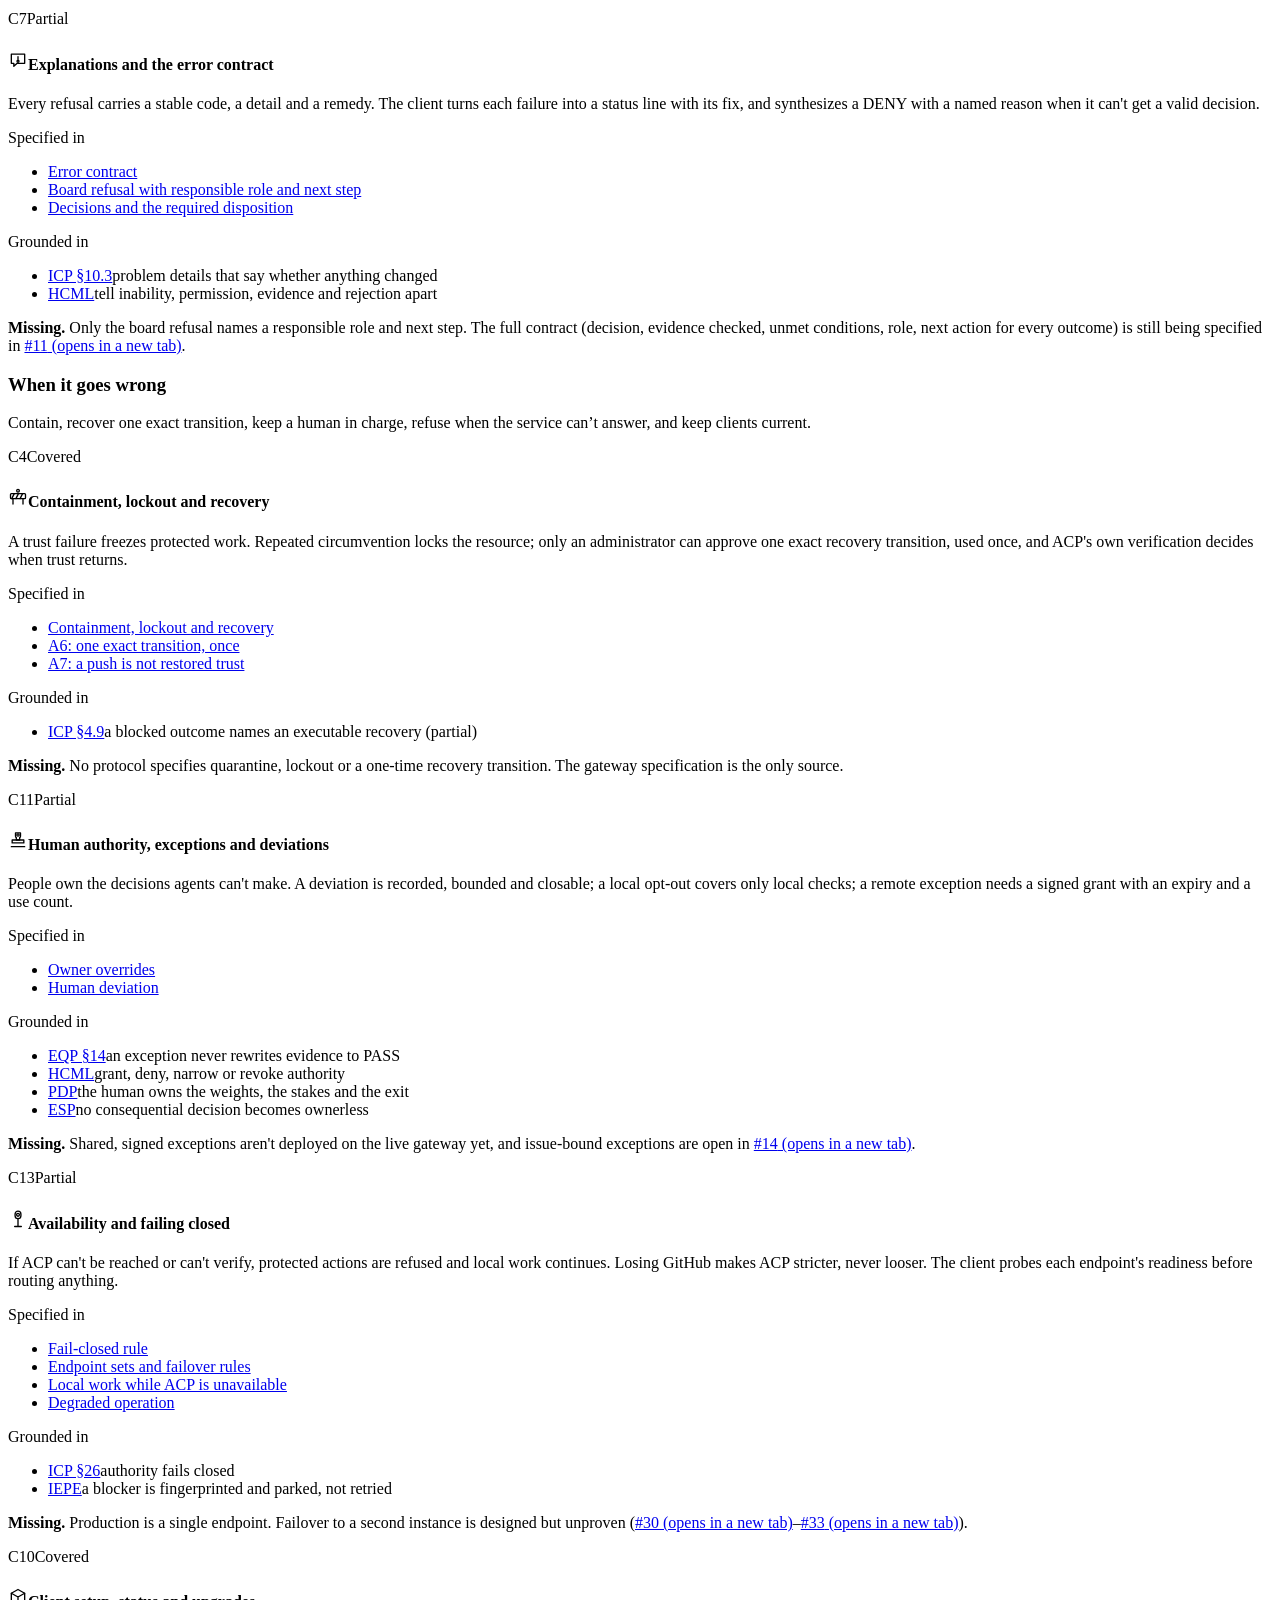
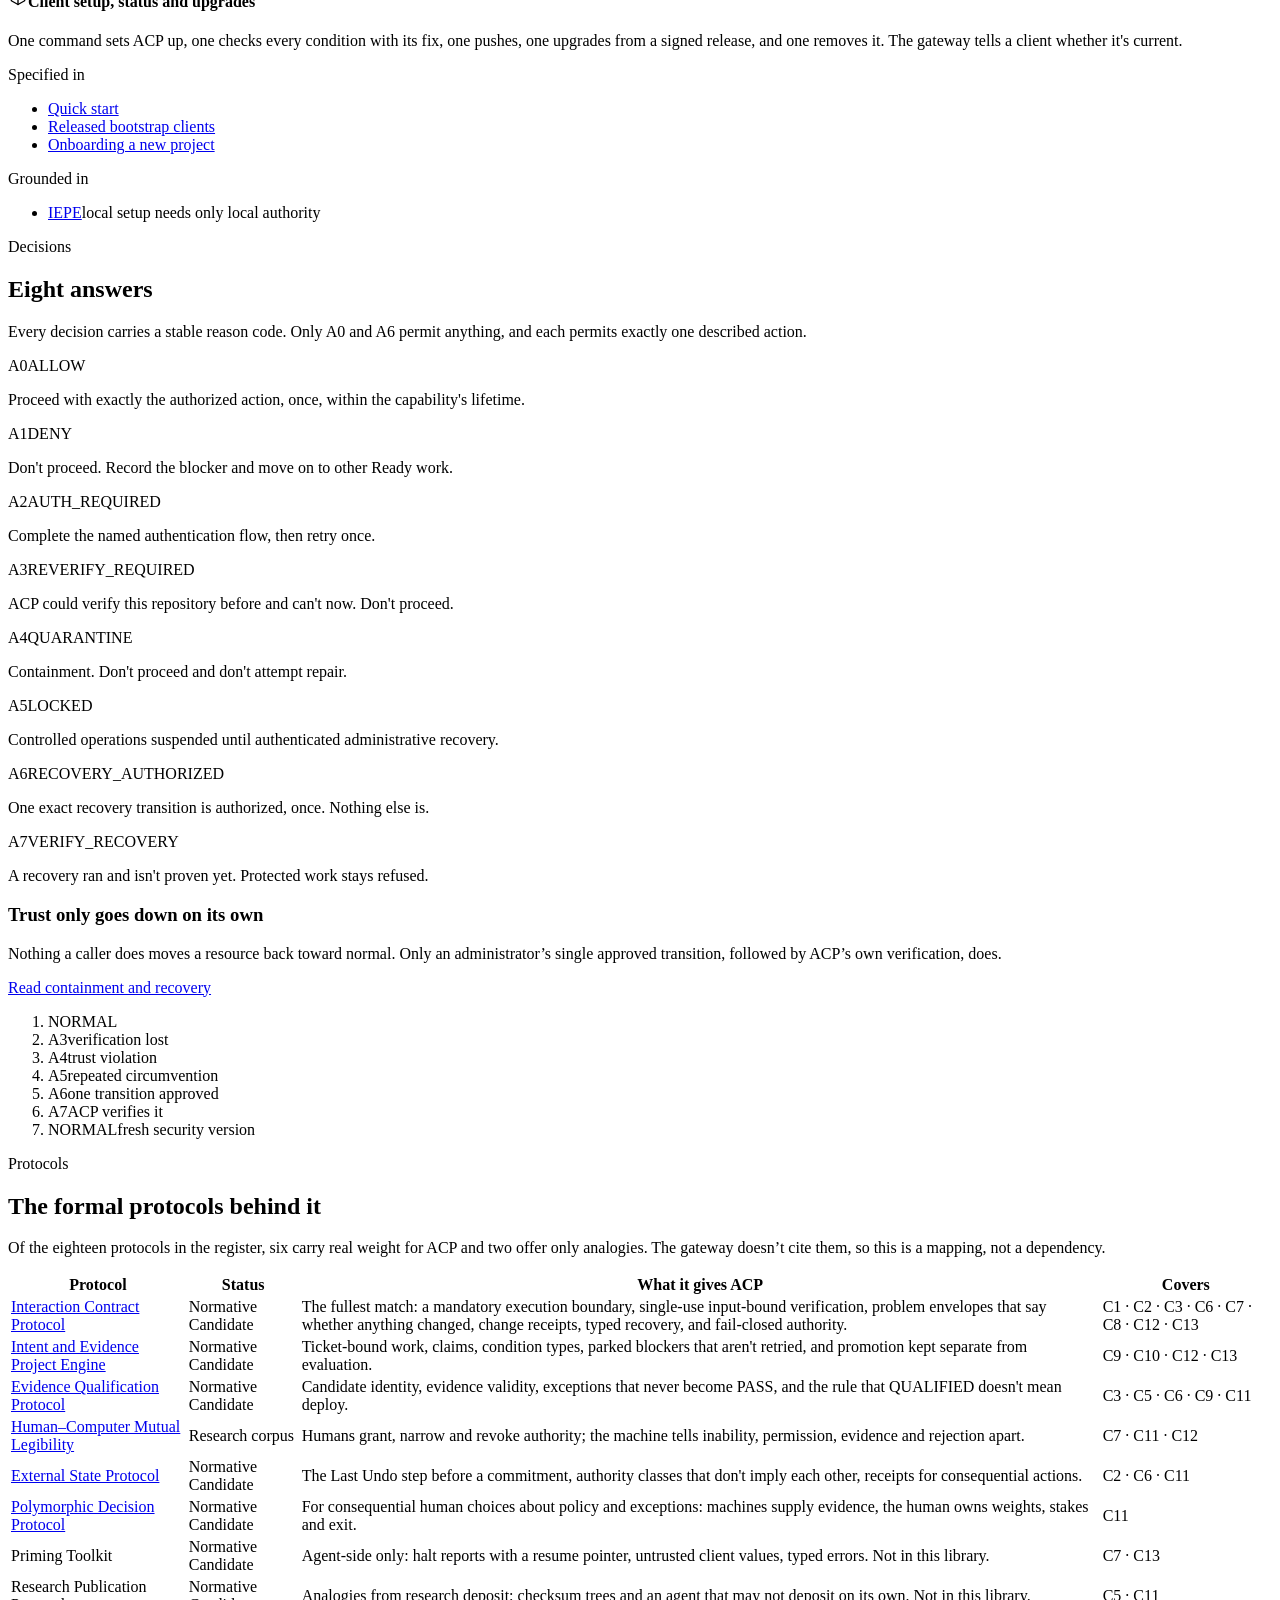
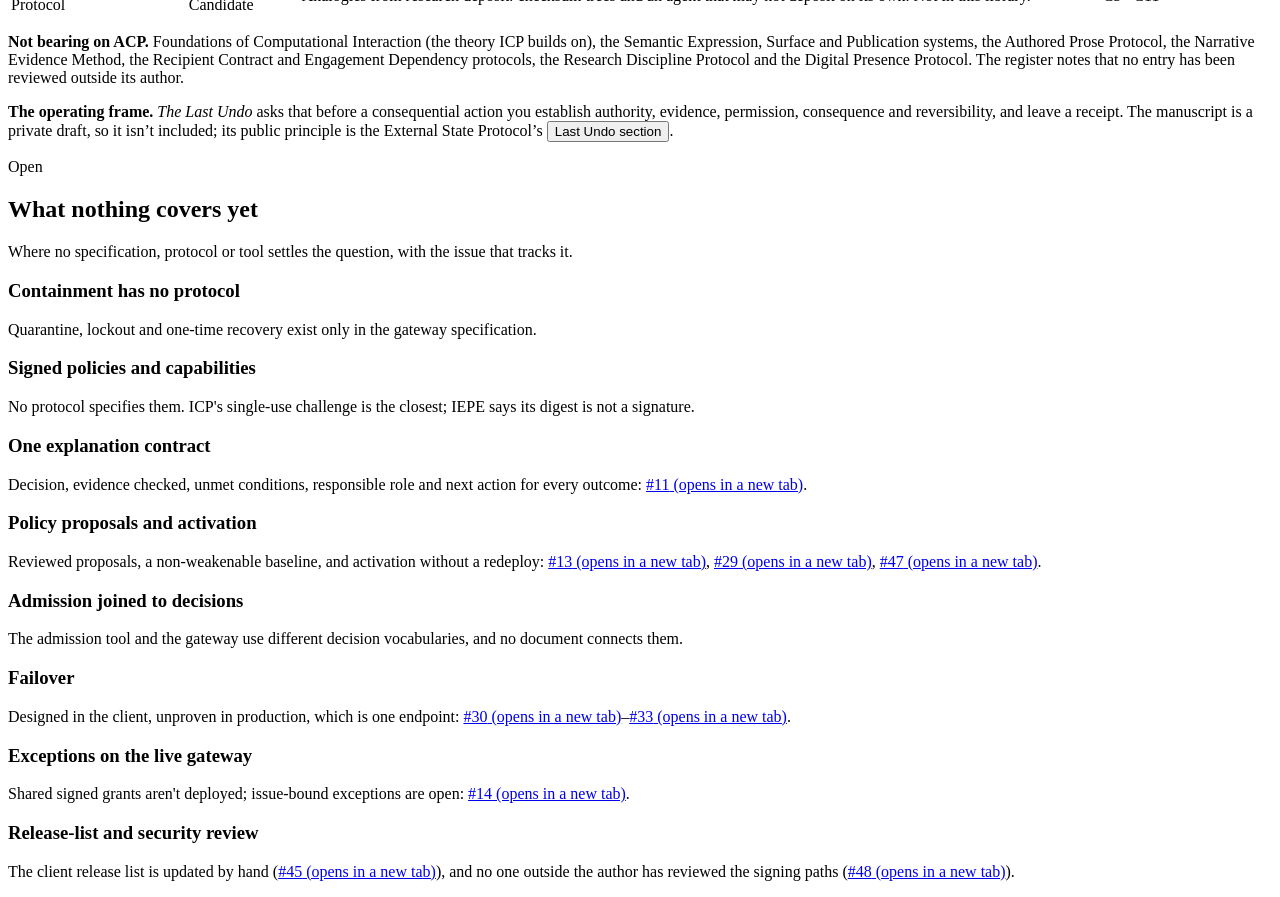
<file: site/src/coverage.html>
<!doctype html>
<html lang="en">
<head>
<!--HEAD-->
</head>
<body class="coverage">
<!--HEADER-->
<main id="main">
<!--CRUMBS-->
<div class="wrap">
  <div class="page-head">
    <div class="eyebrow">Coverage</div>
    <h1>What ACP does, and what covers it</h1>
    <p>Thirteen capabilities, grouped by when they act in a change. Each names where it’s specified and built, what it’s grounded in, and what’s still missing.</p>
  </div>
</div>

<section id="capabilities" style="border-top:0;padding-top:0">
  <div class="wrap">
    <h2 class="sr-only">Thirteen capabilities, by stage</h2>
    <div class="filters" role="group" aria-label="Filter capabilities" style="margin-top:0">
      <button class="chip" type="button" data-filter="all" aria-pressed="true">All 13</button>
      <button class="chip" type="button" data-filter="covered" aria-pressed="false">Covered · 8</button>
      <button class="chip" type="button" data-filter="partial" aria-pressed="false">Partial · 5</button>
    </div>
    <p class="sr-only" id="cap-count" aria-live="polite"></p>
    <div id="stages"></div>
  </div>
</section>
<section>
  <div class="wrap">
    <div class="head">
      <div class="eyebrow">Decisions</div>
      <h2>Eight answers</h2>
      <p>Every decision carries a stable reason code. Only A0 and A6 permit anything, and each permits exactly one described action.</p>
    </div>
    <div class="dgrid" id="dcodes"></div>
    <div class="flow">
      <div>
        <h3>Trust only goes down on its own</h3>
        <p>Nothing a caller does moves a resource back toward normal. Only an administrator’s single approved transition, followed by ACP’s own verification, does.</p>
        <a class="ref" href="docs/gateway.html#containment-lockout-and-recovery">Read containment and recovery</a>
      </div>
      <ol class="steps" aria-label="Containment and recovery states">
        <li style="--tone: var(--allow)"><span class="dot"></span><span class="s">NORMAL</span></li>
        <li style="--tone: var(--contain)"><span class="dot"></span><span class="s">A3</span><span class="d">verification lost</span></li>
        <li style="--tone: var(--deny)"><span class="dot"></span><span class="s">A4</span><span class="d">trust violation</span></li>
        <li style="--tone: var(--lock)"><span class="dot"></span><span class="s">A5</span><span class="d">repeated circumvention</span></li>
        <li style="--tone: var(--allow)"><span class="dot"></span><span class="s">A6</span><span class="d">one transition approved</span></li>
        <li style="--tone: var(--lock)"><span class="dot"></span><span class="s">A7</span><span class="d">ACP verifies it</span></li>
        <li style="--tone: var(--allow)"><span class="dot"></span><span class="s">NORMAL</span><span class="d">fresh security version</span></li>
      </ol>
    </div>
  </div>
</section>
<section>
  <div class="wrap">
    <div class="head">
      <div class="eyebrow">Protocols</div>
      <h2>The formal protocols behind it</h2>
      <p>Of the eighteen protocols in the register, six carry real weight for ACP and two offer only analogies. The gateway doesn’t cite them, so this is a mapping, not a dependency.</p>
    </div>
    <div class="twrap">
      <table>
        <thead><tr><th>Protocol</th><th>Status</th><th>What it gives ACP</th><th>Covers</th></tr></thead>
        <tbody id="ptable"></tbody>
      </table>
    </div>
    <div class="notes">
      <p><b>Not bearing on ACP.</b> Foundations of Computational Interaction (the theory ICP builds on), the Semantic Expression, Surface and Publication systems, the Authored Prose Protocol, the Narrative Evidence Method, the Recipient Contract and Engagement Dependency protocols, the Research Discipline Protocol and the Digital Presence Protocol. The register notes that no entry has been reviewed outside its author.</p>
      <p><b>The operating frame.</b> <i>The Last Undo</i> asks that before a consequential action you establish authority, evidence, permission, consequence and reversibility, and leave a receipt. The manuscript is a private draft, so it isn’t included; its public principle is the External State Protocol’s <button class="ref" type="button" data-open="esp" data-anchor="last-undo">Last Undo section</button>.</p>
    </div>
  </div>
</section>
<section>
  <div class="wrap">
    <div class="head">
      <div class="eyebrow">Open</div>
      <h2>What nothing covers yet</h2>
      <p>Where no specification, protocol or tool settles the question, with the issue that tracks it.</p>
    </div>
    <div class="gaps" id="gaps"></div>
  </div>
</section>
</main>
<!--FOOTER-->
<script src="site.js"></script>
<script>
const CAPS = [
  { id: "C1", name: "Board read authority", state: "covered",
    does: "Agents read a GitHub Projects board through the gateway, which holds the only copy of the GitHub App key and mints a short-lived token per request. Under containment the read is refused before any token is minted.",
    built: [["gateway", "gating-the-board-read", "Gating the board read"], ["gateway", "what-it-does", "What it does"], ["gateway-github-app", "", "The GitHub App and its read-only permissions"]],
    grounded: [["icp", "45-projection-reveals-mutation-changes", "ICP §4.5", "reading is structurally separate from writing"]] },
  { id: "C2", name: "Decisions for protected actions", state: "covered",
    does: "Before a push, protected-ref update, production deploy or database migration, the agent asks for a decision. An ALLOW permits only that exact action, ref and SHA pair, through a signed capability that lives about a minute.",
    built: [["gateway", "policy-authority", "Policy authority"], ["gateway", "the-response", "The response and its codes"], ["gateway", "capabilities-and-revocation", "Capabilities and revocation"], ["protected-effects", "", "Which operations need which action"], ["authorize-skill", "", "The agent's procedure"]],
    grounded: [["icp", "63-mandatory-execution-boundary", "ICP §6.3", "no persistent change outside a registered contract"], ["icp", "104-verification-challenge", "ICP §10.4", "a check bound to its input, expiring and single-use"], ["esp", "last-undo", "ESP: Last Undo", "expose the last reversible state before committing"], ["commitment-assurance", "the-commitment-clock-and-evidence-admissibility", "Distance from Gray", "assurance judged at a named commitment"]] },
  { id: "C3", name: "Repository trust and independent verification", state: "covered",
    does: "What the agent says about the repository is evidence, not authority. ACP reads GitHub itself (identity, the ref, whether the commit is published and a fast-forward) and refuses protected actions on anything it couldn't verify.",
    built: [["gateway", "repository-trust", "Repository trust"], ["gateway", "which-actions-require-independent-verification", "Which actions need independent verification"], ["gateway", "reported-vs-verified-identity", "Reported vs verified identity"]],
    grounded: [["icp", "43-evidence-is-not-decision", "ICP §4.3", "an outside source supplies evidence, not canonical state"], ["eqp", "8-evidence-validity", "EQP §8", "evidence is checked for identity binding and tampering"]] },
  { id: "C4", name: "Containment, lockout and recovery", state: "covered",
    does: "A trust failure freezes protected work. Repeated circumvention locks the resource; only an administrator can approve one exact recovery transition, used once, and ACP's own verification decides when trust returns.",
    built: [["gateway", "containment-lockout-and-recovery", "Containment, lockout and recovery"], ["gateway", "a6--one-exact-transition-once", "A6: one exact transition, once"], ["gateway", "a7--a-successful-push-is-not-a-restored-trust", "A7: a push is not restored trust"]],
    grounded: [["icp", "49-recovery-is-executable", "ICP §4.9", "a blocked outcome names an executable recovery (partial)"]],
    missing: "No protocol specifies quarantine, lockout or a one-time recovery transition. The gateway specification is the only source." },
  { id: "C5", name: "Protected artifacts and workspace integrity", state: "covered",
    does: "The signed policy pins the project's control files. At each checkpoint the client reports what it sees, and ACP decides what it means. Released client files are accepted; any other change needs an exact, single-use grant.",
    built: [["gateway", "protected-artifacts-and-workspace-integrity", "Protected artifacts and workspace integrity"], ["gateway", "moving-the-baseline", "Moving the baseline"], ["gateway", "released-bootstrap-clients", "Released bootstrap clients"]],
    grounded: [["eqp", "2-candidate", "EQP §2", "candidate identity: digest, baseline, manifest, dirty state"]] },
  { id: "C6", name: "Audit and evidence", state: "covered",
    does: "Every decision and event is written to an append-only, hash-chained log with redaction. Reports from agents are observations only; they never authorize, and severity is assigned by the server.",
    built: [["gateway", "telemetry-events-and-reporting", "Telemetry, events and reporting"], ["gateway", "audit-storage-and-the-hash-chain", "Audit storage and the hash chain"], ["gateway", "redaction", "Redaction"], ["client", "reporting-is-not-authorization", "Reporting is not authorization"]],
    grounded: [["icp", "105-change-receipt", "ICP §10.5", "a change receipt with an integrity digest"], ["eqp", "15-qualification-attestation", "EQP §15", "append-only attestations"], ["fpb-authority-model", "instrument-stratification", "Authority model", "a record never authorizes the effect it describes"]],
    missing: "The gateway's audit log and the admission tool's evidence ledger are two separate records, and no document reconciles them." },
  { id: "C7", name: "Explanations and the error contract", state: "partial",
    does: "Every refusal carries a stable code, a detail and a remedy. The client turns each failure into a status line with its fix, and synthesizes a DENY with a named reason when it can't get a valid decision.",
    built: [["gateway", "error-contract", "Error contract"], ["gateway", "what-the-gate-does", "Board refusal with responsible role and next step"], ["client", "decisions-and-the-required-disposition", "Decisions and the required disposition"]],
    grounded: [["icp", "103-problem-envelope", "ICP §10.3", "problem details that say whether anything changed"], ["hcml-authority", "3-machine-role", "HCML", "tell inability, permission, evidence and rejection apart"]],
    missing: `Only the board refusal names a responsible role and next step. The full contract (decision, evidence checked, unmet conditions, role, next action for every outcome) is still being specified in ${ISSUE(11)}.` },
  { id: "C8", name: "Policy authority", state: "partial",
    does: "Policies live on the server, are signed, and name the repositories and files they govern. Agents get decisions, never the rules, and the agent's token can't change the policy that binds it.",
    built: [["gateway", "policy-configuration-and-signing", "Policy configuration and signing"], ["gateway", "scope", "Scope"], ["gateway", "governing-the-repository-not-just-wiring-it", "Governing the repository"]],
    grounded: [["icp", "18-governance", "ICP §18", "authority order and an owner-approved change process"], ["eqp", "5-qualification-profile", "EQP §5", "profiles adapt the core but can't weaken it"]],
    missing: `Reviewed policy proposals, a baseline policies can't weaken, and signed activation are open (${ISSUE(13)}, ${ISSUE(29)}). A policy change still needs a redeploy (${ISSUE(47)}).` },
  { id: "C9", name: "Work admission and qualification", state: "partial",
    does: "Before work starts, an issue packet declares scope, exclusions, dependencies, acceptance and evidence. Work is admitted, claimed, qualified on evidence and promoted only with human acknowledgement.",
    built: [["acpr-operating-model", "", "Admission tool: operating model"], ["fpb-work-graph", "ready-predicate", "Bootstrap: the Ready predicate"]],
    grounded: [["iepe", "issue-readiness", "IEPE", "issue readiness, worker packet, promotion kept separate"], ["eqp", "16-promotion-boundary", "EQP §16", "QUALIFIED does not mean deploy"]],
    missing: "Only the separate admission tool implements this, with its own decision names. The gateway does no admission, and nothing joins the two." },
  { id: "C10", name: "Client setup, status and upgrades", state: "covered",
    does: "One command sets ACP up, one checks every condition with its fix, one pushes, one upgrades from a signed release, and one removes it. The gateway tells a client whether it's current.",
    built: [["client", "quick-start", "Quick start"], ["gateway", "released-bootstrap-clients", "Released bootstrap clients"], ["gateway", "onboarding-a-new-project", "Onboarding a new project"]],
    grounded: [["iepe", "authority-boundaries-and-implicit-defaults", "IEPE", "local setup needs only local authority"]] },
  { id: "C11", name: "Human authority, exceptions and deviations", state: "partial",
    does: "People own the decisions agents can't make. A deviation is recorded, bounded and closable; a local opt-out covers only local checks; a remote exception needs a signed grant with an expiry and a use count.",
    built: [["client", "owner-override-for-local-experimentation", "Owner overrides"], ["fpb-authority-model", "human-deviation", "Human deviation"]],
    grounded: [["eqp", "14-exceptions", "EQP §14", "an exception never rewrites evidence to PASS"], ["hcml-authority", "2-human-role", "HCML", "grant, deny, narrow or revoke authority"], ["pdp", "", "PDP", "the human owns the weights, the stakes and the exit"], ["esp", "authority", "ESP", "no consequential decision becomes ownerless"]],
    missing: `Shared, signed exceptions aren't deployed on the live gateway yet, and issue-bound exceptions are open in ${ISSUE(14)}.` },
  { id: "C12", name: "Multi-agent coordination", state: "covered",
    does: "Every agent gets the same answer for the same request. Delegating a refused action to another agent changes nothing, and repeated attempts from a new client are recorded. Workers own disjoint scopes and claims.",
    built: [["gateway", "cross-agent-enforcement", "Cross-agent enforcement"], ["gateway", "alternate-agents", "Alternate agents"], ["fpb-multi-agent-coordination", "", "Multi-agent coordination"]],
    grounded: [["fpb-work-graph", "claim-semantics", "Claim semantics", "read, claim, reread, then act"], ["icp", "126-concurrency-checks", "ICP §12.6", "no silent overwrite under concurrency"]] },
  { id: "C13", name: "Availability and failing closed", state: "partial",
    does: "If ACP can't be reached or can't verify, protected actions are refused and local work continues. Losing GitHub makes ACP stricter, never looser. The client probes each endpoint's readiness before routing anything.",
    built: [["client", "fail-closed-rule", "Fail-closed rule"], ["client", "binding-in-the-project", "Endpoint sets and failover rules"], ["fpb-work-graph", "local-work-while-acp-or-the-board-is-unavailable", "Local work while ACP is unavailable"], ["acpr-rate-limits", "degraded-operation", "Degraded operation"]],
    grounded: [["icp", "26-security-model", "ICP §26", "authority fails closed"], ["iepe", "condition-classification-taxonomy", "IEPE", "a blocker is fingerprinted and parked, not retried"]],
    missing: `Production is a single endpoint. Failover to a second instance is designed but unproven (${ISSUE(30)}–${ISSUE(33)}).` }
];

const DECISIONS = [
  ["A0", "ALLOW", "allow", "Proceed with exactly the authorized action, once, within the capability's lifetime."],
  ["A1", "DENY", "deny", "Don't proceed. Record the blocker and move on to other Ready work."],
  ["A2", "AUTH_REQUIRED", "contain", "Complete the named authentication flow, then retry once."],
  ["A3", "REVERIFY_REQUIRED", "contain", "ACP could verify this repository before and can't now. Don't proceed."],
  ["A4", "QUARANTINE", "deny", "Containment. Don't proceed and don't attempt repair."],
  ["A5", "LOCKED", "lock", "Controlled operations suspended until authenticated administrative recovery."],
  ["A6", "RECOVERY_AUTHORIZED", "allow", "One exact recovery transition is authorized, once. Nothing else is."],
  ["A7", "VERIFY_RECOVERY", "lock", "A recovery ran and isn't proven yet. Protected work stays refused."]
];

const PROTOCOLS = [
  ["icp", "Interaction Contract Protocol", "Normative Candidate", "The fullest match: a mandatory execution boundary, single-use input-bound verification, problem envelopes that say whether anything changed, change receipts, typed recovery, and fail-closed authority.", "C1 C2 C3 C6 C7 C8 C12 C13"],
  ["iepe", "Intent and Evidence Project Engine", "Normative Candidate", "Ticket-bound work, claims, condition types, parked blockers that aren't retried, and promotion kept separate from evaluation.", "C9 C10 C12 C13"],
  ["eqp", "Evidence Qualification Protocol", "Normative Candidate", "Candidate identity, evidence validity, exceptions that never become PASS, and the rule that QUALIFIED doesn't mean deploy.", "C3 C5 C6 C9 C11"],
  ["hcml-authority", "Human–Computer Mutual Legibility", "Research corpus", "Humans grant, narrow and revoke authority; the machine tells inability, permission, evidence and rejection apart.", "C7 C11 C12"],
  ["esp", "External State Protocol", "Normative Candidate", "The Last Undo step before a commitment, authority classes that don't imply each other, receipts for consequential actions.", "C2 C6 C11"],
  ["pdp", "Polymorphic Decision Protocol", "Normative Candidate", "For consequential human choices about policy and exceptions: machines supply evidence, the human owns weights, stakes and exit.", "C11"],
  ["", "Priming Toolkit", "Normative Candidate", "Agent-side only: halt reports with a resume pointer, untrusted client values, typed errors. Not in this library.", "C7 C13"],
  ["", "Research Publication Protocol", "Normative Candidate", "Analogies from research deposit: checksum trees and an agent that may not deposit on its own. Not in this library.", "C5 C11"]
];

const GAPS = [
  ["Containment has no protocol", "Quarantine, lockout and one-time recovery exist only in the gateway specification."],
  ["Signed policies and capabilities", "No protocol specifies them. ICP's single-use challenge is the closest; IEPE says its digest is not a signature."],
  ["One explanation contract", `Decision, evidence checked, unmet conditions, responsible role and next action for every outcome: ${ISSUE(11)}.`],
  ["Policy proposals and activation", `Reviewed proposals, a non-weakenable baseline, and activation without a redeploy: ${ISSUE(13)}, ${ISSUE(29)}, ${ISSUE(47)}.`],
  ["Admission joined to decisions", "The admission tool and the gateway use different decision vocabularies, and no document connects them."],
  ["Failover", `Designed in the client, unproven in production, which is one endpoint: ${ISSUE(30)}–${ISSUE(33)}.`],
  ["Exceptions on the live gateway", `Shared signed grants aren't deployed; issue-bound exceptions are open: ${ISSUE(14)}.`],
  ["Release-list and security review", `The client release list is updated by hand (${ISSUE(45)}), and no one outside the author has reviewed the signing paths (${ISSUE(48)}).`]
];

const CAP_ICONS = { C1: "Eye", C2: "ShieldCheck", C3: "Fingerprint", C4: "Siren", C5: "FileSignature", C6: "ScrollText", C7: "MessageSquareWarning", C8: "Scale", C9: "ClipboardCheck", C10: "Package", C11: "Gavel", C12: "Users", C13: "CloudOff" };
const STAGES = [
  ["Before the work", "Decide whether work may start and who owns it, and read the board without holding GitHub keys.", ["C9", "C12", "C1"]],
  ["At the boundary", "Verify the repository independently, compare control files, and decide the exact action against a signed policy.", ["C2", "C3", "C5", "C8"]],
  ["After the decision", "Keep a tamper-evident record and explain every answer in terms someone can act on.", ["C6", "C7"]],
  ["When it goes wrong", "Contain, recover one exact transition, keep a human in charge, refuse when the service can’t answer, and keep clients current.", ["C4", "C11", "C13", "C10"]]
];

const byId = Object.fromEntries(CAPS.map(c => [c.id, c]));

function card(c) {
  return `
    <article class="card" id="${c.id.toLowerCase()}">
      <div class="card-top"><span class="code">${c.id}</span><span class="pill ${c.state}">${c.state === "covered" ? "Covered" : "Partial"}</span></div>
      <h4>${icon(CAP_ICONS[c.id], 20)}${esc(c.name)}</h4>
      <p class="does">${esc(c.does)}</p>
      <div class="src">
        <div><div class="k">Specified in</div><ul>${c.built.map(([d, a, l]) => `<li>${ref(d, a, l)}</li>`).join("")}</ul></div>
        <div><div class="k">Grounded in</div><ul>${c.grounded.map(([d, a, l, w]) => `<li>${ref(d, a, l)}<span class="why">${esc(w)}</span></li>`).join("")}</ul></div>
      </div>
      ${c.missing ? `<p class="missing"><b>Missing.</b> ${c.missing}</p>` : ""}
    </article>`;
}

function renderStages(filter) {
  $("#stages").innerHTML = STAGES.map(([title, text, ids]) => {
    const caps = ids.map(id => byId[id]).filter(c => filter === "all" || c.state === filter);
    if (!caps.length) return "";
    return `<div class="stage"><div class="stage-head"><h3>${title}</h3><p>${esc(text)}</p></div><div class="cards n${caps.length % 2 ? (caps.length === 1 ? 1 : 3) : 2}">${caps.map(card).join("")}</div></div>`;
  }).join("");
}
document.querySelectorAll("[data-filter]").forEach(b => b.addEventListener("click", () => {
  document.querySelectorAll("[data-filter]").forEach(x => x.setAttribute("aria-pressed", String(x === b)));
  renderStages(b.dataset.filter);
  const n = document.querySelectorAll("#stages .card").length;
  $("#cap-count").textContent = `Showing ${n} of 13 capabilities.`;
}));
renderStages("all");

$("#dcodes").innerHTML = DECISIONS.map(([code, name, tone, text]) =>
  `<div class="dcode" style="--tone: var(--${tone})"><div><span class="c">${code}</span><span class="n">${name}</span></div><p>${esc(text)}</p></div>`).join("");

$("#ptable").innerHTML = PROTOCOLS.map(([doc, name, status, gives, covers]) => `
  <tr><td>${doc ? ref(doc, "", name) : esc(name)}</td><td>${esc(status)}</td><td>${esc(gives)}</td><td>${covers.split(" ").join(" · ")}</td></tr>`).join("");

$("#gaps").innerHTML = GAPS.map(([t, p]) => `<div class="gap"><h3>${esc(t)}</h3><p>${p}</p></div>`).join("");

paintIcons();
</script>
</body>
</html>
</file>
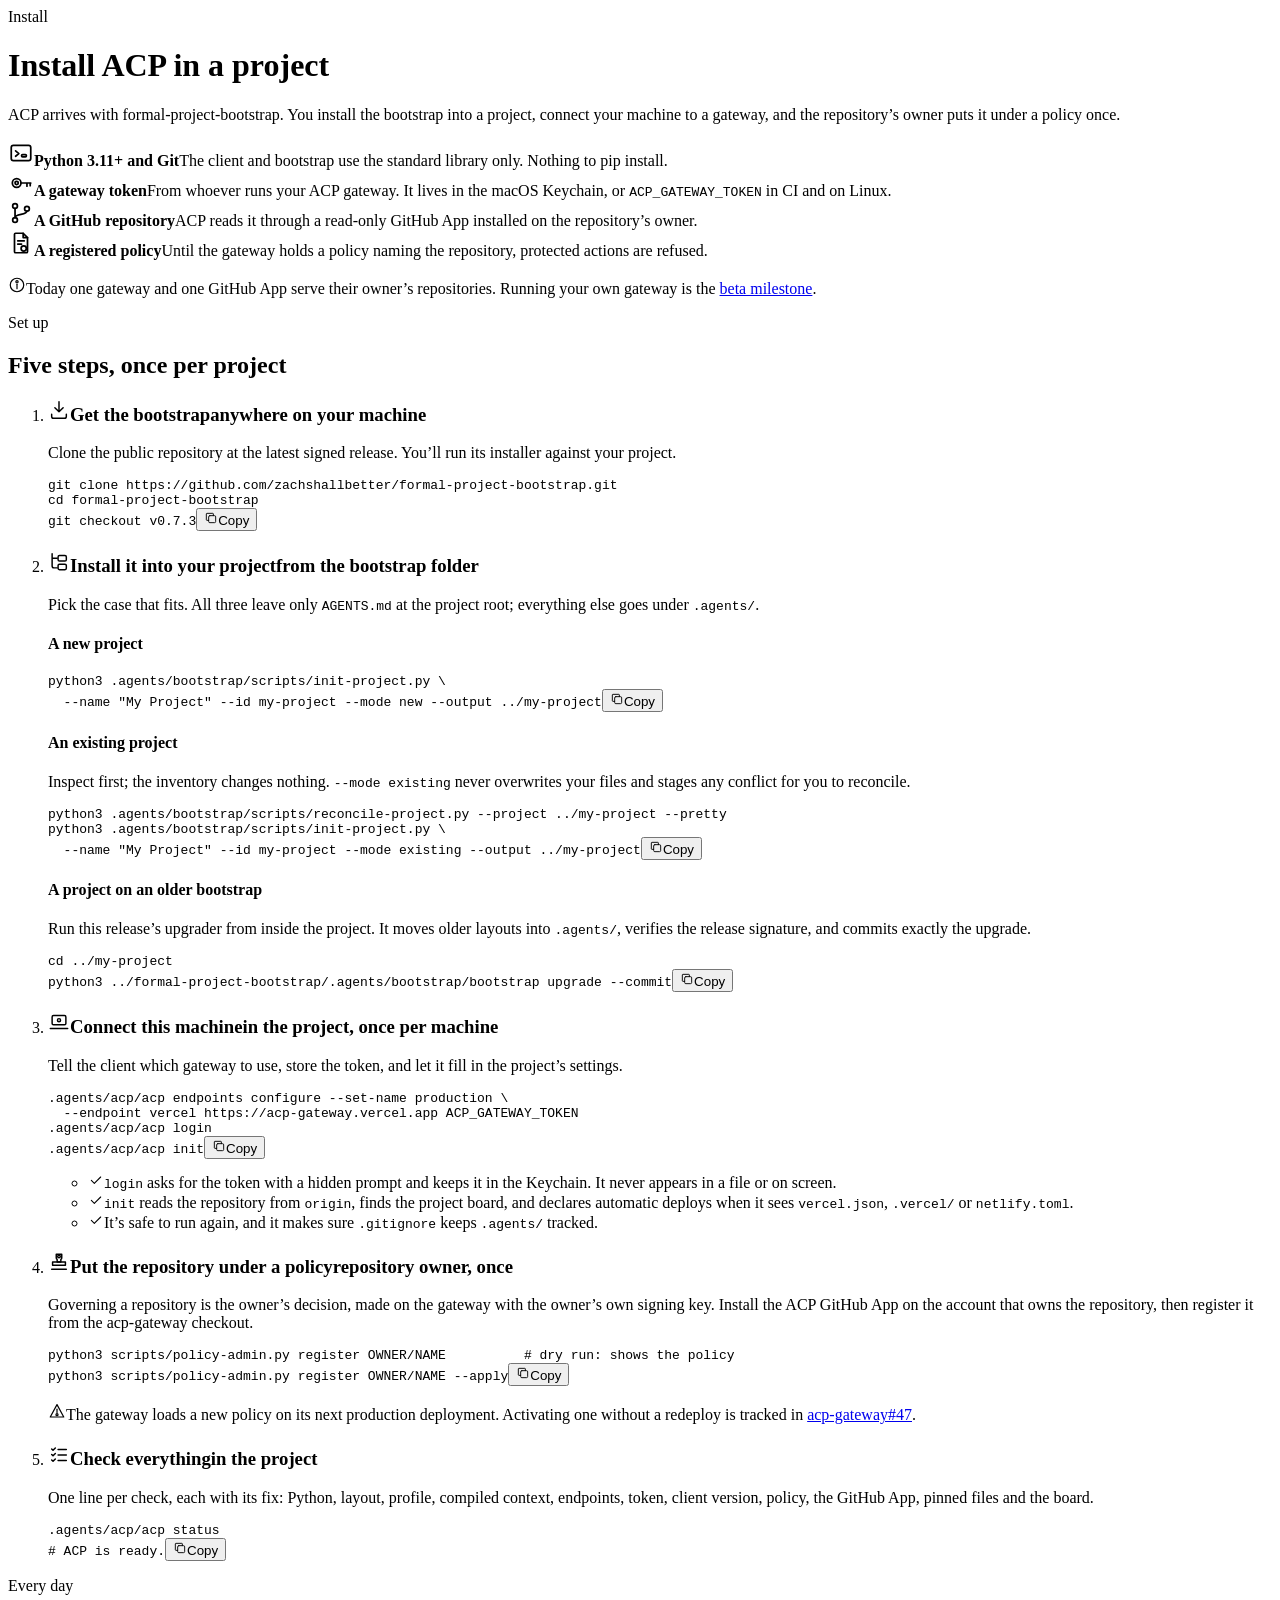
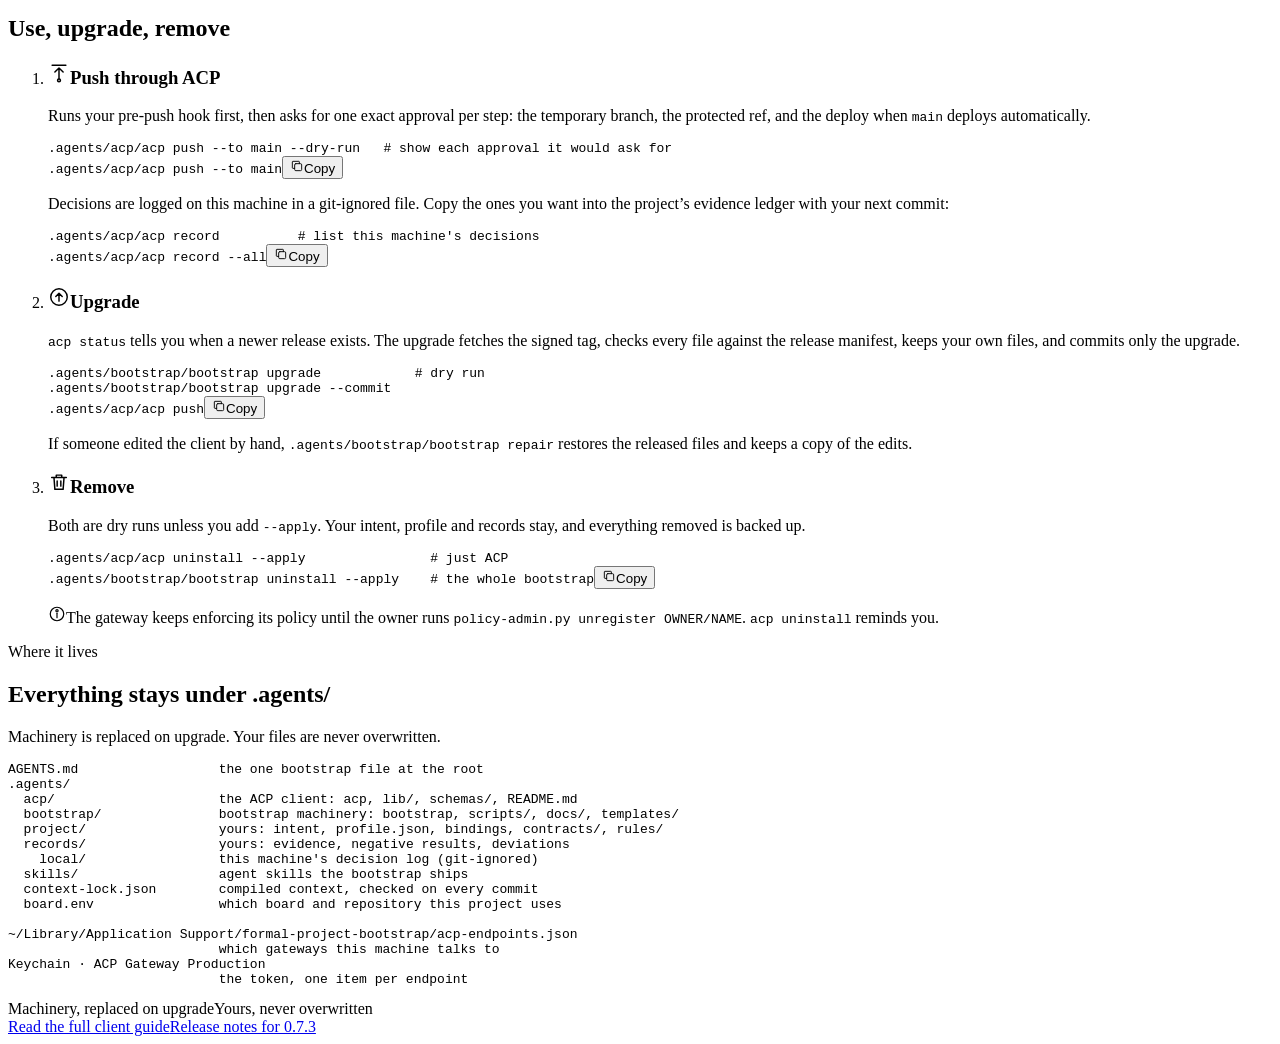
<file: site/src/install.html>
<!doctype html>
<html lang="en">
<head>
<!--HEAD-->
</head>
<body class="install">
<!--HEADER-->
<main id="main">
<!--CRUMBS-->
<div class="wrap">
  <div class="page-head">
    <div class="eyebrow">Install</div>
    <h1>Install ACP in a project</h1>
    <p>ACP arrives with formal-project-bootstrap. You install the bootstrap into a project, connect your machine to a gateway, and the repository’s owner puts it under a policy once.</p>
  </div>
</div>

<section style="border-top:0;padding-top:0">
  <div class="wrap">
    <div class="req">
      <div><span data-i="Terminal" data-size="26"></span><b>Python 3.11+ and Git</b><span>The client and bootstrap use the standard library only. Nothing to pip install.</span></div>
      <div><span data-i="KeyRound" data-size="26"></span><b>A gateway token</b><span>From whoever runs your ACP gateway. It lives in the macOS Keychain, or <code>ACP_GATEWAY_TOKEN</code> in CI and on Linux.</span></div>
      <div><span data-i="Github" data-size="26"></span><b>A GitHub repository</b><span>ACP reads it through a read-only GitHub App installed on the repository’s owner.</span></div>
      <div><span data-i="FileSignature" data-size="26"></span><b>A registered policy</b><span>Until the gateway holds a policy naming the repository, protected actions are refused.</span></div>
    </div>
    <p class="note"><span data-i="Info" data-size="18"></span><span>Today one gateway and one GitHub App serve their owner’s repositories. Running your own gateway is the <a href="https://github.com/zachshallbetter/acp-gateway/milestone/1" target="_blank" rel="noopener">beta milestone</a>.</span></p>
  </div>
</section>

<section>
  <div class="wrap">
    <div class="head">
      <div class="eyebrow">Set up</div>
      <h2>Five steps, once per project</h2>
    </div>
    <ol class="isteps">
      <li class="istep"><div>
        <h3 id="step-get"><span data-i="Download" data-size="22"></span>Get the bootstrap<span class="who">anywhere on your machine</span></h3>
        <p>Clone the public repository at the latest signed release. You’ll run its installer against your project.</p>
<pre class="cmd"><code>git clone https://github.com/zachshallbetter/formal-project-bootstrap.git
cd formal-project-bootstrap
git checkout v0.7.3</code></pre>
      </div></li>

      <li class="istep"><div>
        <h3 id="step-install"><span data-i="FolderTree" data-size="22"></span>Install it into your project<span class="who">from the bootstrap folder</span></h3>
        <p>Pick the case that fits. All three leave only <code>AGENTS.md</code> at the project root; everything else goes under <code>.agents/</code>.</p>
        <h4>A new project</h4>
<pre class="cmd"><code>python3 .agents/bootstrap/scripts/init-project.py \
  --name "My Project" --id my-project --mode new --output ../my-project</code></pre>
        <h4>An existing project</h4>
        <p>Inspect first; the inventory changes nothing. <code>--mode existing</code> never overwrites your files and stages any conflict for you to reconcile.</p>
<pre class="cmd"><code>python3 .agents/bootstrap/scripts/reconcile-project.py --project ../my-project --pretty
python3 .agents/bootstrap/scripts/init-project.py \
  --name "My Project" --id my-project --mode existing --output ../my-project</code></pre>
        <h4>A project on an older bootstrap</h4>
        <p>Run this release’s upgrader from inside the project. It moves older layouts into <code>.agents/</code>, verifies the release signature, and commits exactly the upgrade.</p>
<pre class="cmd"><code>cd ../my-project
python3 ../formal-project-bootstrap/.agents/bootstrap/bootstrap upgrade --commit</code></pre>
      </div></li>

      <li class="istep"><div>
        <h3 id="step-connect"><span data-i="Laptop" data-size="22"></span>Connect this machine<span class="who">in the project, once per machine</span></h3>
        <p>Tell the client which gateway to use, store the token, and let it fill in the project’s settings.</p>
<pre class="cmd"><code>.agents/acp/acp endpoints configure --set-name production \
  --endpoint vercel https://acp-gateway.vercel.app ACP_GATEWAY_TOKEN
.agents/acp/acp login
.agents/acp/acp init</code></pre>
        <ul class="does-list">
          <li><span data-i="Check" data-size="16"></span><span><code>login</code> asks for the token with a hidden prompt and keeps it in the Keychain. It never appears in a file or on screen.</span></li>
          <li><span data-i="Check" data-size="16"></span><span><code>init</code> reads the repository from <code>origin</code>, finds the project board, and declares automatic deploys when it sees <code>vercel.json</code>, <code>.vercel/</code> or <code>netlify.toml</code>.</span></li>
          <li><span data-i="Check" data-size="16"></span><span>It’s safe to run again, and it makes sure <code>.gitignore</code> keeps <code>.agents/</code> tracked.</span></li>
        </ul>
      </div></li>

      <li class="istep"><div>
        <h3 id="step-policy"><span data-i="Gavel" data-size="22"></span>Put the repository under a policy<span class="who">repository owner, once</span></h3>
        <p>Governing a repository is the owner’s decision, made on the gateway with the owner’s own signing key. Install the ACP GitHub App on the account that owns the repository, then register it from the acp-gateway checkout.</p>
<pre class="cmd"><code>python3 scripts/policy-admin.py register OWNER/NAME          <span class="c"># dry run: shows the policy</span>
python3 scripts/policy-admin.py register OWNER/NAME --apply</code></pre>
        <p class="note"><span data-i="TriangleAlert" data-size="18"></span><span>The gateway loads a new policy on its next production deployment. Activating one without a redeploy is tracked in <a href="https://github.com/zachshallbetter/acp-gateway/issues/47" target="_blank" rel="noopener">acp-gateway#47</a>.</span></p>
      </div></li>

      <li class="istep"><div>
        <h3 id="step-check"><span data-i="ListChecks" data-size="22"></span>Check everything<span class="who">in the project</span></h3>
        <p>One line per check, each with its fix: Python, layout, profile, compiled context, endpoints, token, client version, policy, the GitHub App, pinned files and the board.</p>
<pre class="cmd"><code>.agents/acp/acp status
<span class="c"># ACP is ready.</span></code></pre>
      </div></li>
    </ol>
  </div>
</section>

<section>
  <div class="wrap">
    <div class="head">
      <div class="eyebrow">Every day</div>
      <h2>Use, upgrade, remove</h2>
    </div>
    <ol class="isteps" style="counter-reset: s 5">
      <li class="istep"><div>
        <h3 id="push"><span data-i="Rocket" data-size="22"></span>Push through ACP</h3>
        <p>Runs your pre-push hook first, then asks for one exact approval per step: the temporary branch, the protected ref, and the deploy when <code>main</code> deploys automatically.</p>
<pre class="cmd"><code>.agents/acp/acp push --to main --dry-run   <span class="c"># show each approval it would ask for</span>
.agents/acp/acp push --to main</code></pre>
        <p>Decisions are logged on this machine in a git-ignored file. Copy the ones you want into the project’s evidence ledger with your next commit:</p>
<pre class="cmd"><code>.agents/acp/acp record          <span class="c"># list this machine's decisions</span>
.agents/acp/acp record --all</code></pre>
      </div></li>
      <li class="istep"><div>
        <h3 id="upgrade"><span data-i="ArrowUpCircle" data-size="22"></span>Upgrade</h3>
        <p><code>acp status</code> tells you when a newer release exists. The upgrade fetches the signed tag, checks every file against the release manifest, keeps your own files, and commits only the upgrade.</p>
<pre class="cmd"><code>.agents/bootstrap/bootstrap upgrade            <span class="c"># dry run</span>
.agents/bootstrap/bootstrap upgrade --commit
.agents/acp/acp push</code></pre>
        <p>If someone edited the client by hand, <code>.agents/bootstrap/bootstrap repair</code> restores the released files and keeps a copy of the edits.</p>
      </div></li>
      <li class="istep"><div>
        <h3 id="remove"><span data-i="Trash2" data-size="22"></span>Remove</h3>
        <p>Both are dry runs unless you add <code>--apply</code>. Your intent, profile and records stay, and everything removed is backed up.</p>
<pre class="cmd"><code>.agents/acp/acp uninstall --apply                <span class="c"># just ACP</span>
.agents/bootstrap/bootstrap uninstall --apply    <span class="c"># the whole bootstrap</span></code></pre>
        <p class="note"><span data-i="Info" data-size="18"></span><span>The gateway keeps enforcing its policy until the owner runs <code>policy-admin.py unregister OWNER/NAME</code>. <code>acp uninstall</code> reminds you.</span></p>
      </div></li>
    </ol>
  </div>
</section>

<section>
  <div class="wrap">
    <div class="head">
      <div class="eyebrow">Where it lives</div>
      <h2>Everything stays under .agents/</h2>
      <p>Machinery is replaced on upgrade. Your files are never overwritten.</p>
    </div>
<pre class="tree"><span class="own">AGENTS.md</span>                  <span class="d">the one bootstrap file at the root</span>
<span class="k">.agents/</span>
  <span class="k">acp/</span>                     <span class="d">the ACP client: acp, lib/, schemas/, README.md</span>
  <span class="k">bootstrap/</span>               <span class="d">bootstrap machinery: bootstrap, scripts/, docs/, templates/</span>
  <span class="own">project/</span>                 <span class="d">yours: intent, profile.json, bindings, contracts/, rules/</span>
  <span class="own">records/</span>                 <span class="d">yours: evidence, negative results, deviations</span>
    <span class="own">local/</span>                 <span class="d">this machine's decision log (git-ignored)</span>
  <span class="k">skills/</span>                  <span class="d">agent skills the bootstrap ships</span>
  <span class="k">context-lock.json</span>        <span class="d">compiled context, checked on every commit</span>
  <span class="own">board.env</span>                <span class="d">which board and repository this project uses</span>

<span class="k">~/Library/Application Support/formal-project-bootstrap/acp-endpoints.json</span>
                           <span class="d">which gateways this machine talks to</span>
<span class="k">Keychain · ACP Gateway Production</span>
                           <span class="d">the token, one item per endpoint</span></pre>
    <div class="legend"><span class="m">Machinery, replaced on upgrade</span><span class="o">Yours, never overwritten</span></div>
    <div class="actions"><a class="btn ghost" href="docs/client.html#quick-start">Read the full client guide</a><a class="btn ghost" href="https://github.com/zachshallbetter/formal-project-bootstrap/releases/tag/v0.7.3" target="_blank" rel="noopener">Release notes for 0.7.3</a></div>
  </div>
</section>
</main>
<!--FOOTER-->
<script src="site.js"></script>
</body>
</html>
</file>
